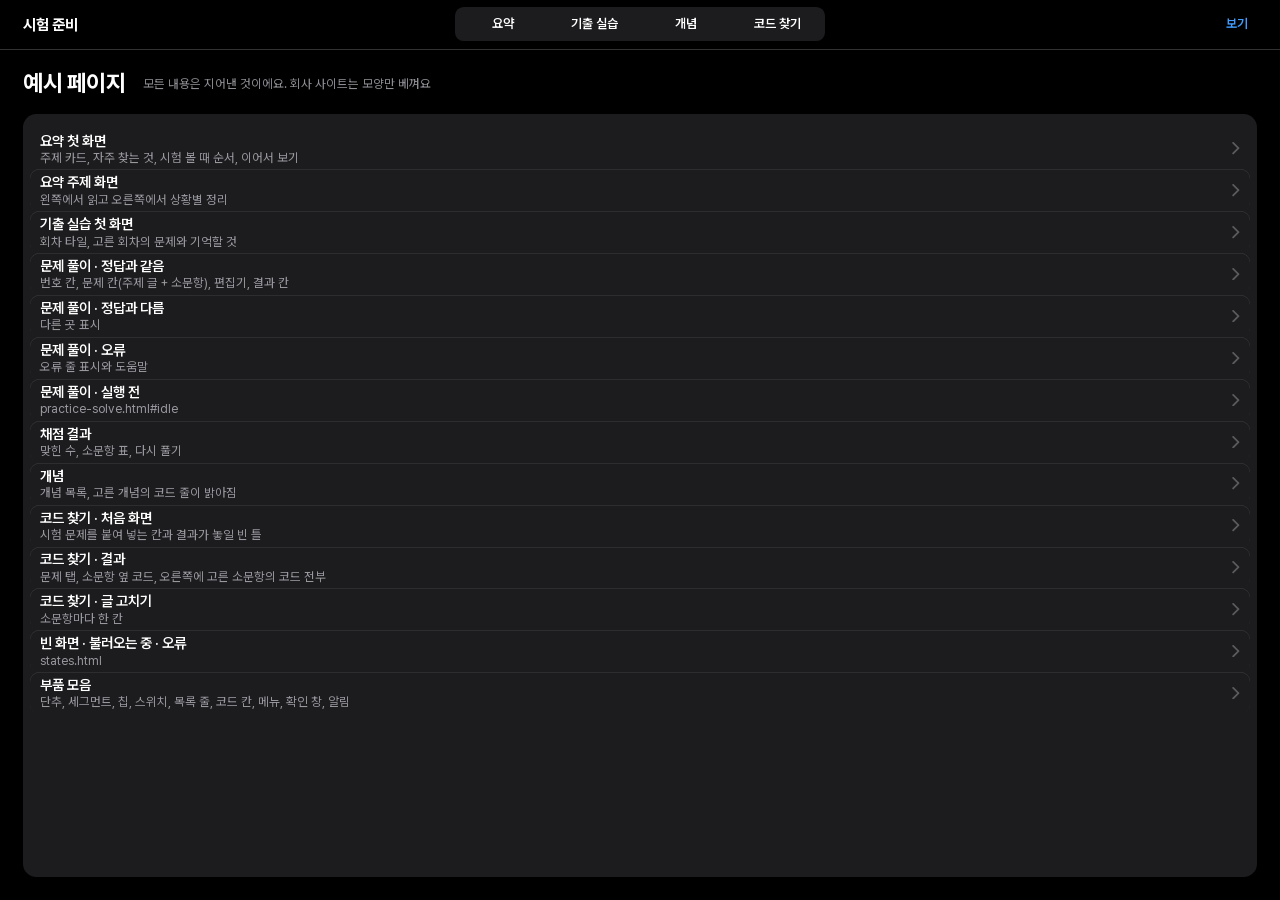
<file: design-kit/pages/index.html>
<!doctype html>
<html lang="ko">
<head>
<meta charset="utf-8">
<meta name="viewport" content="width=device-width, initial-scale=1">
<title>예시 페이지 목록 · 디자인 키트 예시</title>
<link rel="stylesheet" href="../css/design.css">
</head>
<body class="k-body">
<div class="k-app" data-k-fit>
  <header class="k-head">
    <a class="k-brand" href="index.html">시험 준비</a>
    <nav class="k-nav" aria-label="사이트 메뉴">
      <span class="k-thumb" aria-hidden="true"></span>
      <a href="summary-home.html">요약</a>
      <a href="practice-list.html">기출 실습</a>
      <a href="concepts.html">개념</a>
      <a href="codefind.html">코드 찾기</a>
    </nav>
    <div class="k-head-tools">
      <button type="button" class="k-tool" data-k-menu="k-view" aria-expanded="false" aria-haspopup="dialog">보기</button>
      <div class="k-pop k-pop-view" id="k-view" role="dialog" aria-label="보기 설정" hidden>
        <p class="k-cap">화면</p>
        <div class="k-seg"><span class="k-thumb" aria-hidden="true"></span><button type="button" data-k-set-theme="dark">어둡게</button><button type="button" data-k-set-theme="light">밝게</button></div>
        <p class="k-cap">글자 크기</p>
        <div class="k-seg"><span class="k-thumb" aria-hidden="true"></span><button type="button" data-k-set-size="0">작게</button><button type="button" data-k-set-size="1">보통</button><button type="button" data-k-set-size="2">크게</button></div>
      </div>
    </div>
  </header>
  <main class="k-main">
    <div class="k-top"><h1 class="k-title">예시 페이지</h1><span class="k-sub">모든 내용은 지어낸 것이에요. 회사 사이트는 모양만 베껴요</span></div>
    <section class="k-card k-card-list k-scroll" style="flex: 1">
        <a class="k-row" href="summary-home.html"><span>요약 첫 화면<small>주제 카드, 자주 찾는 것, 시험 볼 때 순서, 이어서 보기</small></span><svg class="k-chev" width="8" height="13" viewBox="0 0 8 14" fill="none" stroke="currentColor" stroke-width="2" stroke-linecap="round" stroke-linejoin="round" aria-hidden="true"><path d="m1 1 6 6-6 6"/></svg></a>
        <a class="k-row" href="summary-topic.html"><span>요약 주제 화면<small>왼쪽에서 읽고 오른쪽에서 상황별 정리</small></span><svg class="k-chev" width="8" height="13" viewBox="0 0 8 14" fill="none" stroke="currentColor" stroke-width="2" stroke-linecap="round" stroke-linejoin="round" aria-hidden="true"><path d="m1 1 6 6-6 6"/></svg></a>
        <a class="k-row" href="practice-list.html"><span>기출 실습 첫 화면<small>회차 타일, 고른 회차의 문제와 기억할 것</small></span><svg class="k-chev" width="8" height="13" viewBox="0 0 8 14" fill="none" stroke="currentColor" stroke-width="2" stroke-linecap="round" stroke-linejoin="round" aria-hidden="true"><path d="m1 1 6 6-6 6"/></svg></a>
        <a class="k-row" href="practice-solve.html#ok"><span>문제 풀이 · 정답과 같음<small>번호 칸, 문제 칸(주제 글 + 소문항), 편집기, 결과 칸</small></span><svg class="k-chev" width="8" height="13" viewBox="0 0 8 14" fill="none" stroke="currentColor" stroke-width="2" stroke-linecap="round" stroke-linejoin="round" aria-hidden="true"><path d="m1 1 6 6-6 6"/></svg></a>
        <a class="k-row" href="practice-solve.html#diff"><span>문제 풀이 · 정답과 다름<small>다른 곳 표시</small></span><svg class="k-chev" width="8" height="13" viewBox="0 0 8 14" fill="none" stroke="currentColor" stroke-width="2" stroke-linecap="round" stroke-linejoin="round" aria-hidden="true"><path d="m1 1 6 6-6 6"/></svg></a>
        <a class="k-row" href="practice-solve.html#error"><span>문제 풀이 · 오류<small>오류 줄 표시와 도움말</small></span><svg class="k-chev" width="8" height="13" viewBox="0 0 8 14" fill="none" stroke="currentColor" stroke-width="2" stroke-linecap="round" stroke-linejoin="round" aria-hidden="true"><path d="m1 1 6 6-6 6"/></svg></a>
        <a class="k-row" href="practice-solve.html#idle"><span>문제 풀이 · 실행 전<small>practice-solve.html#idle</small></span><svg class="k-chev" width="8" height="13" viewBox="0 0 8 14" fill="none" stroke="currentColor" stroke-width="2" stroke-linecap="round" stroke-linejoin="round" aria-hidden="true"><path d="m1 1 6 6-6 6"/></svg></a>
        <a class="k-row" href="practice-result.html"><span>채점 결과<small>맞힌 수, 소문항 표, 다시 풀기</small></span><svg class="k-chev" width="8" height="13" viewBox="0 0 8 14" fill="none" stroke="currentColor" stroke-width="2" stroke-linecap="round" stroke-linejoin="round" aria-hidden="true"><path d="m1 1 6 6-6 6"/></svg></a>
        <a class="k-row" href="concepts.html"><span>개념<small>개념 목록, 고른 개념의 코드 줄이 밝아짐</small></span><svg class="k-chev" width="8" height="13" viewBox="0 0 8 14" fill="none" stroke="currentColor" stroke-width="2" stroke-linecap="round" stroke-linejoin="round" aria-hidden="true"><path d="m1 1 6 6-6 6"/></svg></a>
        <a class="k-row" href="codefind.html"><span>코드 찾기 · 처음 화면<small>시험 문제를 붙여 넣는 칸과 결과가 놓일 빈 틀</small></span><svg class="k-chev" width="8" height="13" viewBox="0 0 8 14" fill="none" stroke="currentColor" stroke-width="2" stroke-linecap="round" stroke-linejoin="round" aria-hidden="true"><path d="m1 1 6 6-6 6"/></svg></a>
        <a class="k-row" href="codefind.html#result"><span>코드 찾기 · 결과<small>문제 탭, 소문항 옆 코드, 오른쪽에 고른 소문항의 코드 전부</small></span><svg class="k-chev" width="8" height="13" viewBox="0 0 8 14" fill="none" stroke="currentColor" stroke-width="2" stroke-linecap="round" stroke-linejoin="round" aria-hidden="true"><path d="m1 1 6 6-6 6"/></svg></a>
        <a class="k-row" href="codefind.html#edit"><span>코드 찾기 · 글 고치기<small>소문항마다 한 칸</small></span><svg class="k-chev" width="8" height="13" viewBox="0 0 8 14" fill="none" stroke="currentColor" stroke-width="2" stroke-linecap="round" stroke-linejoin="round" aria-hidden="true"><path d="m1 1 6 6-6 6"/></svg></a>
        <a class="k-row" href="states.html"><span>빈 화면 · 불러오는 중 · 오류<small>states.html</small></span><svg class="k-chev" width="8" height="13" viewBox="0 0 8 14" fill="none" stroke="currentColor" stroke-width="2" stroke-linecap="round" stroke-linejoin="round" aria-hidden="true"><path d="m1 1 6 6-6 6"/></svg></a>
        <a class="k-row" href="parts.html"><span>부품 모음<small>단추, 세그먼트, 칩, 스위치, 목록 줄, 코드 칸, 메뉴, 확인 창, 알림</small></span><svg class="k-chev" width="8" height="13" viewBox="0 0 8 14" fill="none" stroke="currentColor" stroke-width="2" stroke-linecap="round" stroke-linejoin="round" aria-hidden="true"><path d="m1 1 6 6-6 6"/></svg></a>
    </section>
  </main>
</div>
<script src="../js/design.js"></script>
</body>
</html>
</file>
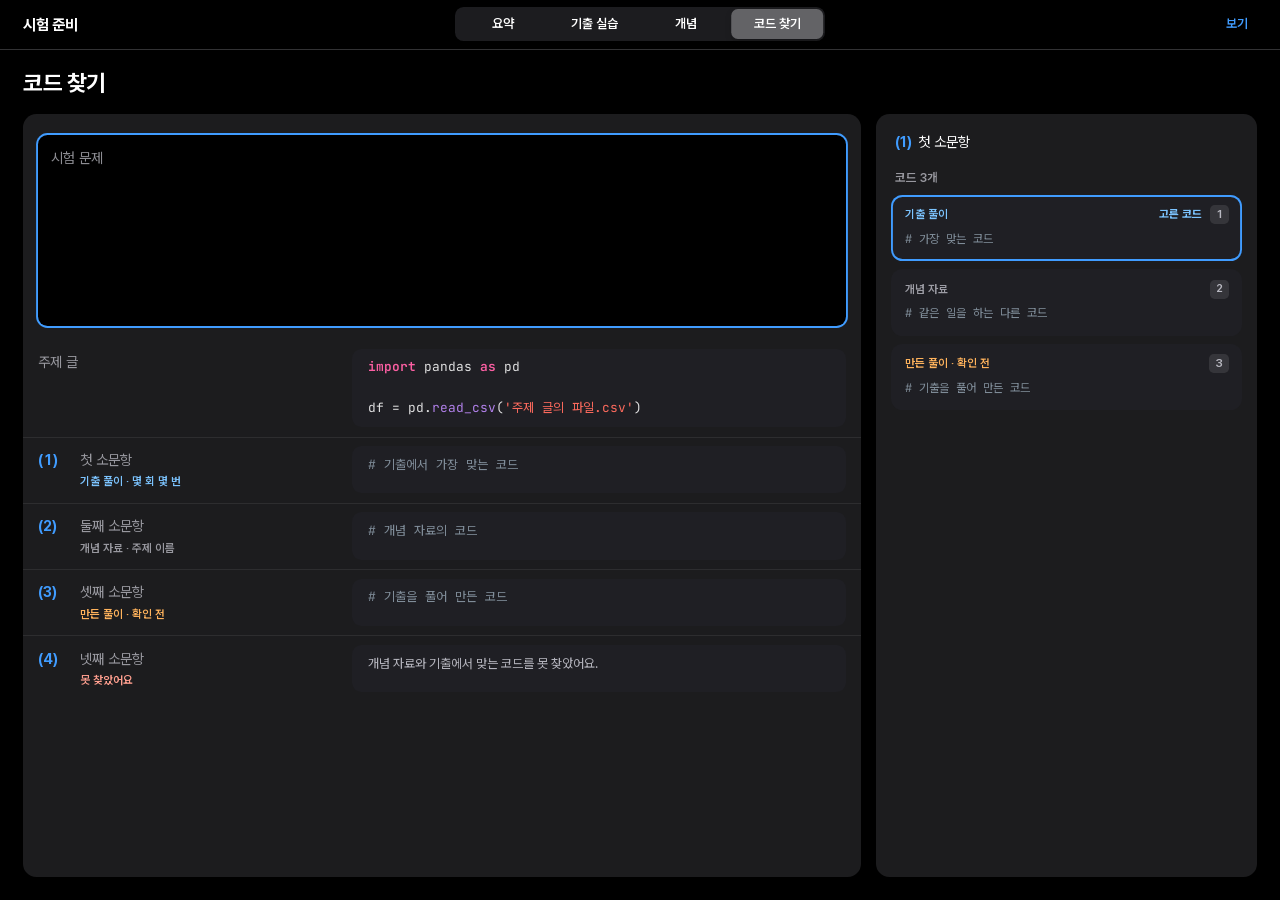
<file: design-kit/pages/codefind.html>
<!doctype html>
<html lang="ko">
<head>
<meta charset="utf-8">
<meta name="viewport" content="width=device-width, initial-scale=1">
<title>코드 찾기 · 디자인 키트 예시</title>
<link rel="stylesheet" href="../css/design.css">
</head>
<body class="k-body">
<div class="k-app" data-k-fit>
  <header class="k-head">
    <a class="k-brand" href="index.html">시험 준비</a>
    <nav class="k-nav" aria-label="사이트 메뉴">
      <span class="k-thumb" aria-hidden="true"></span>
      <a href="summary-home.html">요약</a>
      <a href="practice-list.html">기출 실습</a>
      <a href="concepts.html">개념</a>
      <a href="codefind.html" aria-current="page">코드 찾기</a>
    </nav>
    <div class="k-head-tools">
      <button type="button" class="k-tool" data-k-menu="k-view" aria-expanded="false" aria-haspopup="dialog">보기</button>
      <div class="k-pop k-pop-view" id="k-view" role="dialog" aria-label="보기 설정" hidden>
        <p class="k-cap">화면</p>
        <div class="k-seg"><span class="k-thumb" aria-hidden="true"></span><button type="button" data-k-set-theme="dark">어둡게</button><button type="button" data-k-set-theme="light">밝게</button></div>
        <p class="k-cap">글자 크기</p>
        <div class="k-seg"><span class="k-thumb" aria-hidden="true"></span><button type="button" data-k-set-size="0">작게</button><button type="button" data-k-set-size="1">보통</button><button type="button" data-k-set-size="2">크게</button></div>
      </div>
    </div>
  </header>
  <main class="k-main">
    <div id="cf" style="display: contents"></div>
  </main>
</div>
<script src="../js/design.js"></script>
<script src="codefind-demo.js"></script>
</body>
</html>
</file>
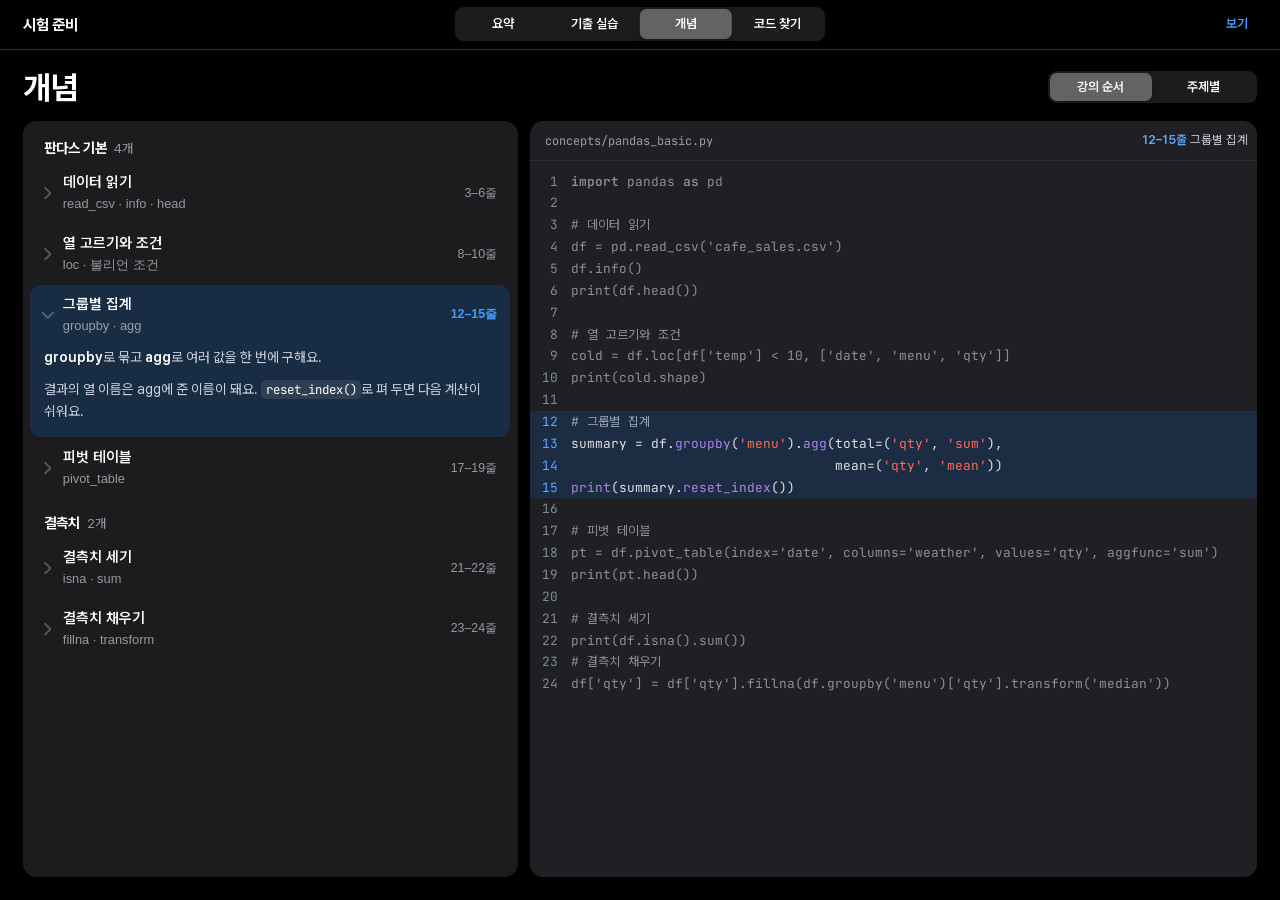
<file: design-kit/pages/concepts.html>
<!doctype html>
<html lang="ko">
<head>
<meta charset="utf-8">
<meta name="viewport" content="width=device-width, initial-scale=1">
<title>개념 · 디자인 키트 예시</title>
<link rel="stylesheet" href="../css/design.css">
</head>
<body class="k-body">
<div class="k-app" data-k-fit>
  <header class="k-head">
    <a class="k-brand" href="index.html">시험 준비</a>
    <nav class="k-nav" aria-label="사이트 메뉴">
      <span class="k-thumb" aria-hidden="true"></span>
      <a href="summary-home.html">요약</a>
      <a href="practice-list.html">기출 실습</a>
      <a href="concepts.html" aria-current="page">개념</a>
      <a href="codefind.html">코드 찾기</a>
    </nav>
    <div class="k-head-tools">
      <button type="button" class="k-tool" data-k-menu="k-view" aria-expanded="false" aria-haspopup="dialog">보기</button>
      <div class="k-pop k-pop-view" id="k-view" role="dialog" aria-label="보기 설정" hidden>
        <p class="k-cap">화면</p>
        <div class="k-seg"><span class="k-thumb" aria-hidden="true"></span><button type="button" data-k-set-theme="dark">어둡게</button><button type="button" data-k-set-theme="light">밝게</button></div>
        <p class="k-cap">글자 크기</p>
        <div class="k-seg"><span class="k-thumb" aria-hidden="true"></span><button type="button" data-k-set-size="0">작게</button><button type="button" data-k-set-size="1">보통</button><button type="button" data-k-set-size="2">크게</button></div>
      </div>
    </div>
  </header>
  <main class="k-main">
    <div class="k-top">
      <h1 class="k-title-l">개념</h1>
      <span class="k-grow"></span>
      <div class="k-seg k-seg-s"><span class="k-thumb" aria-hidden="true"></span><button type="button" aria-pressed="true">강의 순서</button><button type="button" aria-pressed="false">주제별</button></div>
    </div>
    <div class="k-notes">
      <section class="k-concepts" aria-label="개념 목록">
        <div class="k-concepts-b">
          <h2 class="k-group-h">판다스 기본<span>4개</span></h2>
          <div class="k-item" data-lit="3-6"><button type="button" class="k-item-b" aria-expanded="false"><svg class="k-chev" width="8" height="13" viewBox="0 0 8 14" fill="none" stroke="currentColor" stroke-width="2" stroke-linecap="round" stroke-linejoin="round" aria-hidden="true"><path d="m1 1 6 6-6 6"/></svg><span class="k-item-t"><b>데이터 읽기</b><small>read_csv · info · head</small></span><span class="k-item-ref">3–6줄</span></button></div>
          <div class="k-item" data-lit="8-10"><button type="button" class="k-item-b" aria-expanded="false"><svg class="k-chev" width="8" height="13" viewBox="0 0 8 14" fill="none" stroke="currentColor" stroke-width="2" stroke-linecap="round" stroke-linejoin="round" aria-hidden="true"><path d="m1 1 6 6-6 6"/></svg><span class="k-item-t"><b>열 고르기와 조건</b><small>loc · 불리언 조건</small></span><span class="k-item-ref">8–10줄</span></button></div>
          <div class="k-item is-on" data-lit="12-15"><button type="button" class="k-item-b" aria-expanded="true"><svg class="k-chev" width="8" height="13" viewBox="0 0 8 14" fill="none" stroke="currentColor" stroke-width="2" stroke-linecap="round" stroke-linejoin="round" aria-hidden="true"><path d="m1 1 6 6-6 6"/></svg><span class="k-item-t"><b>그룹별 집계</b><small>groupby · agg</small></span><span class="k-item-ref">12–15줄</span></button><div class="k-item-d"><p><b>groupby</b>로 묶고 <b>agg</b>로 여러 값을 한 번에 구해요.</p><p>결과의 열 이름은 agg에 준 이름이 돼요. <code class="k-ic">reset_index()</code>로 펴 두면 다음 계산이 쉬워요.</p></div></div>
          <div class="k-item" data-lit="17-19"><button type="button" class="k-item-b" aria-expanded="false"><svg class="k-chev" width="8" height="13" viewBox="0 0 8 14" fill="none" stroke="currentColor" stroke-width="2" stroke-linecap="round" stroke-linejoin="round" aria-hidden="true"><path d="m1 1 6 6-6 6"/></svg><span class="k-item-t"><b>피벗 테이블</b><small>pivot_table</small></span><span class="k-item-ref">17–19줄</span></button></div>
          <h2 class="k-group-h">결측치<span>2개</span></h2>
          <div class="k-item" data-lit="21-22"><button type="button" class="k-item-b" aria-expanded="false"><svg class="k-chev" width="8" height="13" viewBox="0 0 8 14" fill="none" stroke="currentColor" stroke-width="2" stroke-linecap="round" stroke-linejoin="round" aria-hidden="true"><path d="m1 1 6 6-6 6"/></svg><span class="k-item-t"><b>결측치 세기</b><small>isna · sum</small></span><span class="k-item-ref">21–22줄</span></button></div>
          <div class="k-item" data-lit="23-24"><button type="button" class="k-item-b" aria-expanded="false"><svg class="k-chev" width="8" height="13" viewBox="0 0 8 14" fill="none" stroke="currentColor" stroke-width="2" stroke-linecap="round" stroke-linejoin="round" aria-hidden="true"><path d="m1 1 6 6-6 6"/></svg><span class="k-item-t"><b>결측치 채우기</b><small>fillna · transform</small></span><span class="k-item-ref">23–24줄</span></button></div>
        </div>
      </section>
      <section class="k-code-pane" aria-label="코드">
        <div class="k-code-h"><span class="k-fname">concepts/pandas_basic.py</span><span class="k-code-st"><b id="demo-st">12–15줄</b> <span id="demo-name">그룹별 집계</span></span></div>
        <pre class="k-code k-code-dim" data-k-hl data-k-lines data-k-lit="12-15" id="demo-code">import pandas as pd

# 데이터 읽기
df = pd.read_csv('cafe_sales.csv')
df.info()
print(df.head())

# 열 고르기와 조건
cold = df.loc[df['temp'] &lt; 10, ['date', 'menu', 'qty']]
print(cold.shape)

# 그룹별 집계
summary = df.groupby('menu').agg(total=('qty', 'sum'),
                                 mean=('qty', 'mean'))
print(summary.reset_index())

# 피벗 테이블
pt = df.pivot_table(index='date', columns='weather', values='qty', aggfunc='sum')
print(pt.head())

# 결측치 세기
print(df.isna().sum())
# 결측치 채우기
df['qty'] = df['qty'].fillna(df.groupby('menu')['qty'].transform('median'))</pre>
      </section>
    </div>
  </main>
</div>
<script src="../js/design.js"></script>
<script>
  // 예시 페이지에서만: 개념을 누르면 그 줄이 밝아진다(회사 사이트는 자기 목록에서 data-k-lit만 바꾸면 된다)
  (function () {
    var pre = document.getElementById('demo-code');
    document.querySelectorAll('.k-item').forEach(function (it) {
      it.querySelector('.k-item-b').addEventListener('click', function () {
        document.querySelectorAll('.k-item').forEach(function (x) { x.classList.toggle('is-on', x === it); x.querySelector('.k-item-b').setAttribute('aria-expanded', String(x === it)); });
        pre.setAttribute('data-k-lit', it.getAttribute('data-lit'));
        document.getElementById('demo-st').textContent = it.getAttribute('data-lit').replace('-', '–') + '줄';
        document.getElementById('demo-name').textContent = it.querySelector('b').textContent;
      });
    });
  })();
</script>
</body>
</html>
</file>
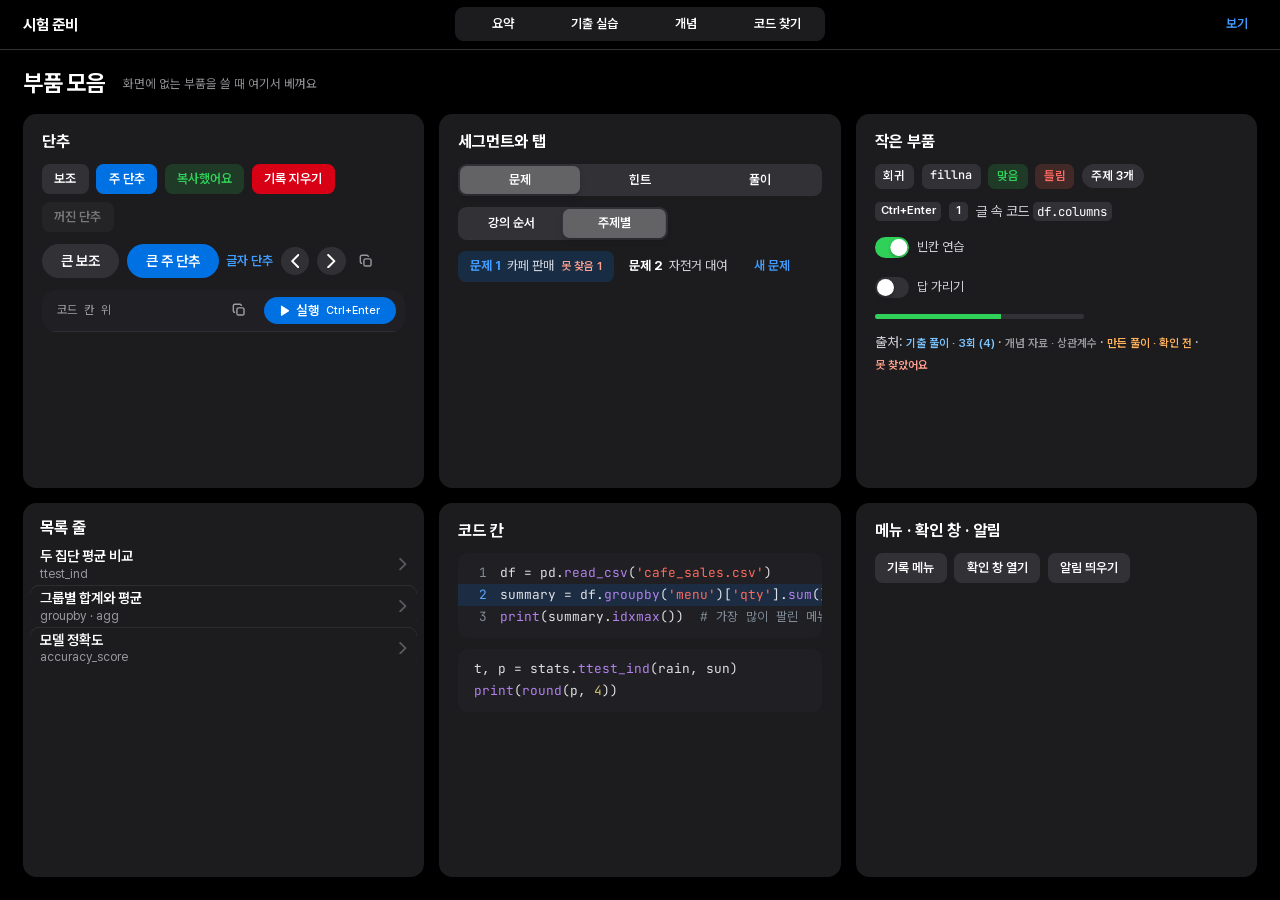
<file: design-kit/pages/parts.html>
<!doctype html>
<html lang="ko">
<head>
<meta charset="utf-8">
<meta name="viewport" content="width=device-width, initial-scale=1">
<title>부품 모음 · 디자인 키트 예시</title>
<link rel="stylesheet" href="../css/design.css">
</head>
<body class="k-body">
<div class="k-app" data-k-fit>
  <header class="k-head">
    <a class="k-brand" href="index.html">시험 준비</a>
    <nav class="k-nav" aria-label="사이트 메뉴">
      <span class="k-thumb" aria-hidden="true"></span>
      <a href="summary-home.html">요약</a>
      <a href="practice-list.html">기출 실습</a>
      <a href="concepts.html">개념</a>
      <a href="codefind.html">코드 찾기</a>
    </nav>
    <div class="k-head-tools">
      <button type="button" class="k-tool" data-k-menu="k-view" aria-expanded="false" aria-haspopup="dialog">보기</button>
      <div class="k-pop k-pop-view" id="k-view" role="dialog" aria-label="보기 설정" hidden>
        <p class="k-cap">화면</p>
        <div class="k-seg"><span class="k-thumb" aria-hidden="true"></span><button type="button" data-k-set-theme="dark">어둡게</button><button type="button" data-k-set-theme="light">밝게</button></div>
        <p class="k-cap">글자 크기</p>
        <div class="k-seg"><span class="k-thumb" aria-hidden="true"></span><button type="button" data-k-set-size="0">작게</button><button type="button" data-k-set-size="1">보통</button><button type="button" data-k-set-size="2">크게</button></div>
      </div>
    </div>
  </header>
  <main class="k-main">
    <div class="k-top"><h1 class="k-title">부품 모음</h1><span class="k-sub">화면에 없는 부품을 쓸 때 여기서 베껴요</span></div>
    <div class="k-grid3">
      <section class="k-card k-card-pad">
        <h2 class="k-h2">단추</h2>
        <div class="k-wrap">
          <button type="button" class="k-btn">보조</button><button type="button" class="k-btn k-btn-primary">주 단추</button><button type="button" class="k-btn k-btn-done">복사했어요</button>
          <button type="button" class="k-btn k-btn-bad">기록 지우기</button><button type="button" class="k-btn" disabled>꺼진 단추</button>
        </div>
        <div class="k-wrap">
          <a class="k-btn k-btn-big" href="#">큰 보조</a><a class="k-btn k-btn-primary k-btn-big" href="#">큰 주 단추</a>
          <button type="button" class="k-link">글자 단추</button>
          <button type="button" class="k-circ" aria-label="앞"><svg width="9" height="15" viewBox="0 0 8 14" fill="none" stroke="currentColor" stroke-width="2" stroke-linecap="round" stroke-linejoin="round" aria-hidden="true"><path d="M7 1 1 7l6 6"/></svg></button><button type="button" class="k-circ" aria-label="다음"><svg width="9" height="15" viewBox="0 0 8 14" fill="none" stroke="currentColor" stroke-width="2" stroke-linecap="round" stroke-linejoin="round" aria-hidden="true"><path d="m1 1 6 6-6 6"/></svg></button>
          <button type="button" class="k-icon" aria-label="복사"><svg viewBox="0 0 16 16" fill="none" stroke="currentColor" stroke-width="1.6" stroke-linejoin="round" aria-hidden="true"><rect x="5.5" y="5.5" width="8" height="8" rx="1.8"/><path d="M10.5 3.5v-.3A1.7 1.7 0 0 0 8.8 1.5H3.2A1.7 1.7 0 0 0 1.5 3.2v5.6a1.7 1.7 0 0 0 1.7 1.7h.3"/></svg></button>
        </div>
        <div class="k-code-pane"><div class="k-code-h"><span class="k-fname">코드 칸 위</span><span class="k-grow"></span><button type="button" class="k-icon k-icon-code" aria-label="복사"><svg viewBox="0 0 16 16" fill="none" stroke="currentColor" stroke-width="1.6" stroke-linejoin="round" aria-hidden="true"><rect x="5.5" y="5.5" width="8" height="8" rx="1.8"/><path d="M10.5 3.5v-.3A1.7 1.7 0 0 0 8.8 1.5H3.2A1.7 1.7 0 0 0 1.5 3.2v5.6a1.7 1.7 0 0 0 1.7 1.7h.3"/></svg></button><button type="button" class="k-run"><svg width="10" height="12" viewBox="0 0 10 12" fill="currentColor" aria-hidden="true"><path d="M1 1.2v9.6a.6.6 0 0 0 .9.5l7.6-4.8a.6.6 0 0 0 0-1L1.9.7a.6.6 0 0 0-.9.5z"/></svg>실행 <kbd>Ctrl+Enter</kbd></button></div></div>
      </section>
      <section class="k-card k-card-pad">
        <h2 class="k-h2">세그먼트와 탭</h2>
        <div class="k-seg"><span class="k-thumb" aria-hidden="true"></span><button type="button" aria-pressed="true">문제</button><button type="button" aria-pressed="false">힌트</button><button type="button" aria-pressed="false">풀이</button></div>
        <div class="k-seg k-seg-s"><span class="k-thumb" aria-hidden="true"></span><button type="button" aria-pressed="false">강의 순서</button><button type="button" aria-pressed="true">주제별</button></div>
        <div class="k-ptabs k-ptabs-free" role="tablist"><button type="button" role="tab" class="k-ptab" aria-selected="true"><b>문제 1</b>카페 판매<small>못 찾음 1</small></button><button type="button" role="tab" class="k-ptab" aria-selected="false"><b>문제 2</b>자전거 대여</button><button type="button" class="k-ptab k-ptab-new">새 문제</button></div>
      </section>
      <section class="k-card k-card-pad">
        <h2 class="k-h2">작은 부품</h2>
        <div class="k-wrap"><span class="k-chip">회귀</span><span class="k-chip k-chip-code">fillna</span><span class="k-chip" data-state="done">맞음</span><span class="k-chip" data-state="wrong">틀림</span><span class="k-pill">주제 3개</span></div>
        <div class="k-wrap"><span class="k-kbd">Ctrl+Enter</span><span class="k-kbd">1</span><span class="k-text">글 속 코드 <code class="k-ic">df.columns</code></span></div>
        <label class="k-switch"><input type="checkbox" checked> 빈칸 연습</label>
        <label class="k-switch"><input type="checkbox"> 답 가리기</label>
        <div class="k-bar" style="width: 220px"><i style="width: 60%"></i></div>
        <p class="k-text" style="margin: 0">출처: <span class="k-src is-past">기출 풀이 · 3회 (4)</span> · <span class="k-src is-note">개념 자료 · 상관계수</span> · <span class="k-src is-made">만든 풀이 · 확인 전</span> · <span class="k-src is-miss">못 찾았어요</span></p>
      </section>
      <section class="k-card k-card-list">
        <h2 class="k-h2">목록 줄</h2>
        <a class="k-row" href="#"><span>두 집단 평균 비교<small>ttest_ind</small></span><svg class="k-chev" width="8" height="13" viewBox="0 0 8 14" fill="none" stroke="currentColor" stroke-width="2" stroke-linecap="round" stroke-linejoin="round" aria-hidden="true"><path d="m1 1 6 6-6 6"/></svg></a>
        <a class="k-row" href="#"><span>그룹별 합계와 평균<small>groupby · agg</small></span><svg class="k-chev" width="8" height="13" viewBox="0 0 8 14" fill="none" stroke="currentColor" stroke-width="2" stroke-linecap="round" stroke-linejoin="round" aria-hidden="true"><path d="m1 1 6 6-6 6"/></svg></a>
        <a class="k-row" href="#"><span>모델 정확도<small>accuracy_score</small></span><svg class="k-chev" width="8" height="13" viewBox="0 0 8 14" fill="none" stroke="currentColor" stroke-width="2" stroke-linecap="round" stroke-linejoin="round" aria-hidden="true"><path d="m1 1 6 6-6 6"/></svg></a>
      </section>
      <section class="k-card k-card-pad">
        <h2 class="k-h2">코드 칸</h2>
        <pre class="k-code" data-k-hl data-k-lines data-k-lit="2">df = pd.read_csv('cafe_sales.csv')
summary = df.groupby('menu')['qty'].sum()
print(summary.idxmax())  # 가장 많이 팔린 메뉴</pre>
        <pre class="k-code" data-k-hl>t, p = stats.ttest_ind(rain, sun)
print(round(p, 4))</pre>
      </section>
      <section class="k-card k-card-pad">
        <h2 class="k-h2">메뉴 · 확인 창 · 알림</h2>
        <div class="k-wrap" style="position: relative">
          <button type="button" class="k-btn" data-k-menu="demo-menu" aria-expanded="false" aria-haspopup="menu">기록 메뉴</button>
          <div class="k-pop k-pop-left k-pop-menu" id="demo-menu" role="menu" hidden>
            <button type="button" class="k-pop-row" role="menuitem">기록 내보내기</button><button type="button" class="k-pop-row" role="menuitem">기록 가져오기</button>
            <div class="k-pop-sep"></div><button type="button" class="k-pop-row k-bad" role="menuitem">기록 지우기</button>
          </div>
          <button type="button" class="k-btn" id="demo-open">확인 창 열기</button>
          <button type="button" class="k-btn" onclick="kDesign.toast('초안 전체를 복사했어요')">알림 띄우기</button>
        </div>
        <dialog class="k-dialog" id="demo-dialog" aria-labelledby="demo-dialog-h">
          <h2 id="demo-dialog-h">기록을 지울까요?</h2>
          <p>푼 문제와 표시가 모두 지워져요. 지운 기록은 되돌릴 수 없어요.</p>
          <div class="k-dialog-acts"><span class="k-grow"></span><button type="button" class="k-btn" onclick="this.closest('dialog').close()">그대로 두기</button><button type="button" class="k-btn k-btn-bad" onclick="this.closest('dialog').close()">지우기</button></div>
        </dialog>
      </section>
    </div>
  </main>
</div>
<script src="../js/design.js"></script>
<script>
  document.getElementById('demo-open').addEventListener('click', function () { document.getElementById('demo-dialog').showModal(); });
</script>
</body>
</html>
</file>
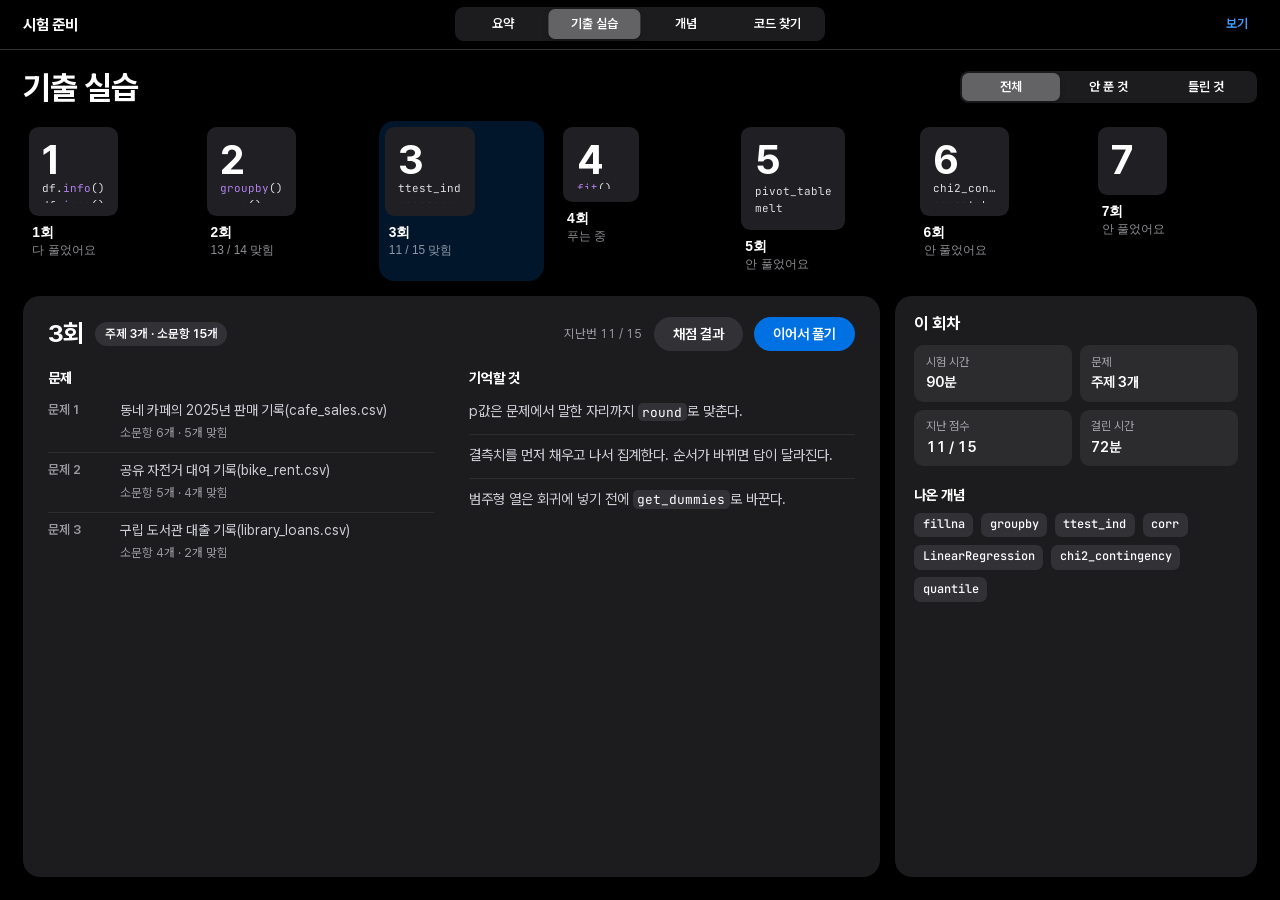
<file: design-kit/pages/practice-list.html>
<!doctype html>
<html lang="ko">
<head>
<meta charset="utf-8">
<meta name="viewport" content="width=device-width, initial-scale=1">
<title>기출 실습 첫 화면 · 디자인 키트 예시</title>
<link rel="stylesheet" href="../css/design.css">
</head>
<body class="k-body">
<div class="k-app" data-k-fit>
  <header class="k-head">
    <a class="k-brand" href="index.html">시험 준비</a>
    <nav class="k-nav" aria-label="사이트 메뉴">
      <span class="k-thumb" aria-hidden="true"></span>
      <a href="summary-home.html">요약</a>
      <a href="practice-list.html" aria-current="page">기출 실습</a>
      <a href="concepts.html">개념</a>
      <a href="codefind.html">코드 찾기</a>
    </nav>
    <div class="k-head-tools">
      <button type="button" class="k-tool" data-k-menu="k-view" aria-expanded="false" aria-haspopup="dialog">보기</button>
      <div class="k-pop k-pop-view" id="k-view" role="dialog" aria-label="보기 설정" hidden>
        <p class="k-cap">화면</p>
        <div class="k-seg"><span class="k-thumb" aria-hidden="true"></span><button type="button" data-k-set-theme="dark">어둡게</button><button type="button" data-k-set-theme="light">밝게</button></div>
        <p class="k-cap">글자 크기</p>
        <div class="k-seg"><span class="k-thumb" aria-hidden="true"></span><button type="button" data-k-set-size="0">작게</button><button type="button" data-k-set-size="1">보통</button><button type="button" data-k-set-size="2">크게</button></div>
      </div>
    </div>
  </header>
  <main class="k-main">
    <div class="k-top">
      <h1 class="k-title-l">기출 실습</h1>
      <span class="k-grow"></span>
      <div class="k-seg k-seg-m"><span class="k-thumb" aria-hidden="true"></span><button type="button" aria-pressed="true">전체</button><button type="button" aria-pressed="false">안 푼 것</button><button type="button" aria-pressed="false">틀린 것</button></div>
    </div>
    <section aria-label="회차">
      <div class="k-tiles">
        <button type="button" class="k-tile" aria-pressed="false"><span class="k-tile-art"><b>1</b><pre class="k-art" data-k-hl>df.info()
df.isna()</pre></span><span class="k-tile-t"><b>1회</b><small>다 풀었어요</small></span></button>
        <button type="button" class="k-tile" aria-pressed="false"><span class="k-tile-art"><b>2</b><pre class="k-art" data-k-hl>groupby()
.agg()</pre></span><span class="k-tile-t"><b>2회</b><small>13 / 14 맞힘</small></span></button>
        <button type="button" class="k-tile" aria-pressed="true"><span class="k-tile-art"><b>3</b><pre class="k-art" data-k-hl>ttest_ind
pearsonr</pre></span><span class="k-tile-t"><b>3회</b><small>11 / 15 맞힘</small></span></button>
        <button type="button" class="k-tile" aria-pressed="false"><span class="k-tile-art"><b>4</b><pre class="k-art" data-k-hl>fit()
score()</pre></span><span class="k-tile-t"><b>4회</b><small>푸는 중</small></span></button>
        <button type="button" class="k-tile" aria-pressed="false"><span class="k-tile-art"><b>5</b><pre class="k-art" data-k-hl>pivot_table
melt</pre></span><span class="k-tile-t"><b>5회</b><small>안 풀었어요</small></span></button>
        <button type="button" class="k-tile" aria-pressed="false"><span class="k-tile-art"><b>6</b><pre class="k-art" data-k-hl>chi2_con…
crosstab</pre></span><span class="k-tile-t"><b>6회</b><small>안 풀었어요</small></span></button>
        <button type="button" class="k-tile" aria-pressed="false"><span class="k-tile-art"><b>7</b><pre class="k-art" data-k-hl>KMeans
scaler</pre></span><span class="k-tile-t"><b>7회</b><small>안 풀었어요</small></span></button>
      </div>
    </section>
    <div class="k-two">
      <section class="k-panel">
        <div class="k-panel-h">
          <h2>3회</h2><span class="k-pill">주제 3개 · 소문항 15개</span>
          <span class="k-grow"></span>
          <span class="k-sub k-num">지난번 11 / 15</span>
          <a class="k-btn k-btn-big" href="practice-result.html">채점 결과</a>
          <a class="k-btn k-btn-primary k-btn-big" href="practice-solve.html">이어서 풀기</a>
        </div>
        <div class="k-panel-b">
          <div><h3 class="k-h3">문제</h3><ol class="k-items">
          <li><span class="k-items-l">문제 1</span><span class="k-items-t">동네 카페의 2025년 판매 기록(cafe_sales.csv)<br><span class="k-sub">소문항 6개 · 5개 맞힘</span></span></li>
          <li><span class="k-items-l">문제 2</span><span class="k-items-t">공유 자전거 대여 기록(bike_rent.csv)<br><span class="k-sub">소문항 5개 · 4개 맞힘</span></span></li>
          <li><span class="k-items-l">문제 3</span><span class="k-items-t">구립 도서관 대출 기록(library_loans.csv)<br><span class="k-sub">소문항 4개 · 2개 맞힘</span></span></li>
          </ol></div>
          <div><h3 class="k-h3">기억할 것</h3><ul class="k-memo">
            <li>p값은 문제에서 말한 자리까지 <code class="k-ic">round</code>로 맞춘다.</li>
            <li>결측치를 먼저 채우고 나서 집계한다. 순서가 바뀌면 답이 달라진다.</li>
            <li>범주형 열은 회귀에 넣기 전에 <code class="k-ic">get_dummies</code>로 바꾼다.</li>
          </ul></div>
        </div>
      </section>
      <section class="k-panel k-panel-s">
        <h2 class="k-h2">이 회차</h2>
        <div class="k-facts">
          <div><small>시험 시간</small><b>90분</b></div>
          <div><small>문제</small><b>주제 3개</b></div>
          <div><small>지난 점수</small><b class="k-num">11 / 15</b></div>
          <div><small>걸린 시간</small><b class="k-num">72분</b></div>
        </div>
        <h3 class="k-h3">나온 개념</h3>
        <div class="k-wrap"><span class="k-chip k-chip-code">fillna</span><span class="k-chip k-chip-code">groupby</span><span class="k-chip k-chip-code">ttest_ind</span><span class="k-chip k-chip-code">corr</span><span class="k-chip k-chip-code">LinearRegression</span><span class="k-chip k-chip-code">chi2_contingency</span><span class="k-chip k-chip-code">quantile</span></div>
      </section>
    </div>
  </main>
</div>
<script src="../js/design.js"></script>
</body>
</html>
</file>
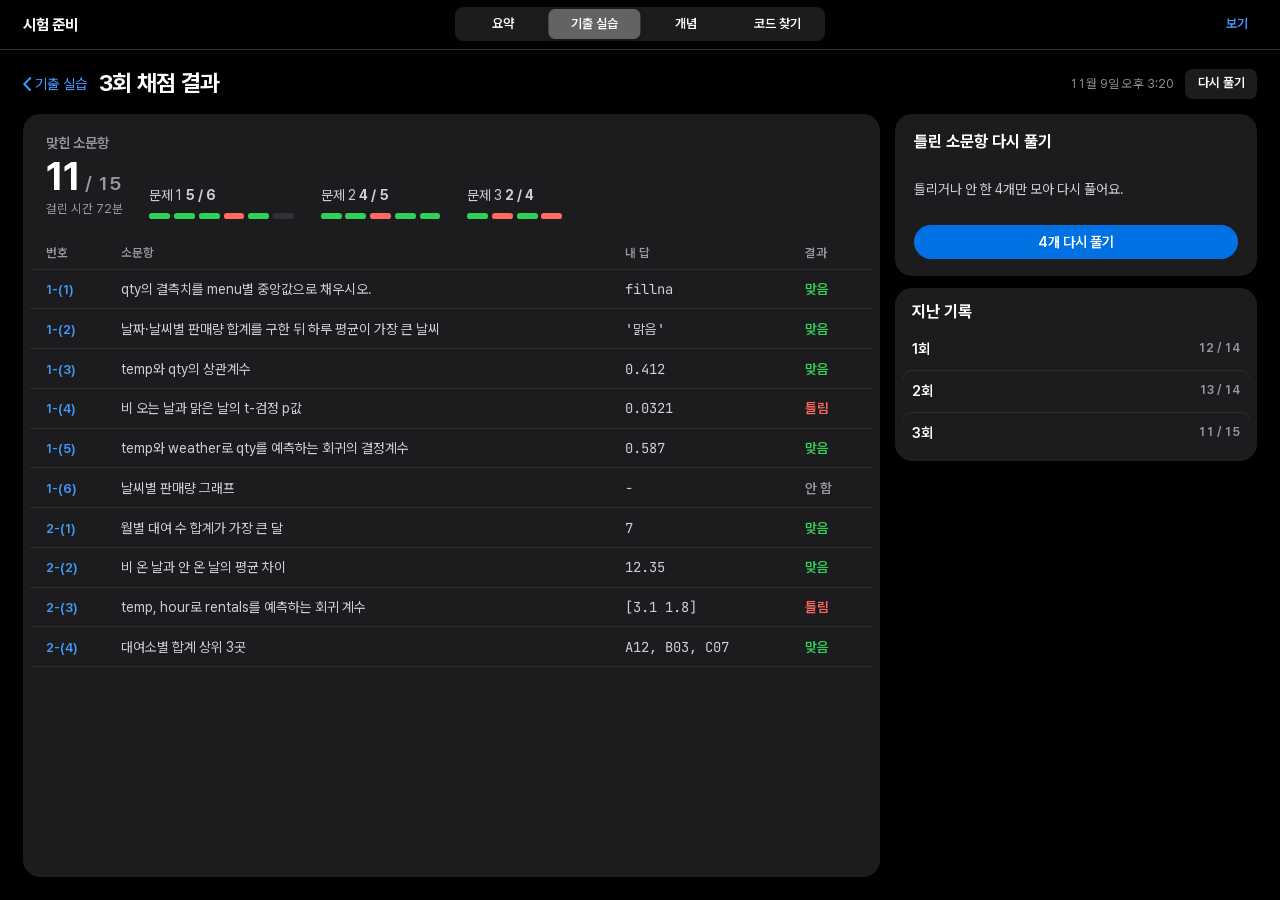
<file: design-kit/pages/practice-result.html>
<!doctype html>
<html lang="ko">
<head>
<meta charset="utf-8">
<meta name="viewport" content="width=device-width, initial-scale=1">
<title>채점 결과 · 디자인 키트 예시</title>
<link rel="stylesheet" href="../css/design.css">
</head>
<body class="k-body">
<div class="k-app" data-k-fit>
  <header class="k-head">
    <a class="k-brand" href="index.html">시험 준비</a>
    <nav class="k-nav" aria-label="사이트 메뉴">
      <span class="k-thumb" aria-hidden="true"></span>
      <a href="summary-home.html">요약</a>
      <a href="practice-list.html" aria-current="page">기출 실습</a>
      <a href="concepts.html">개념</a>
      <a href="codefind.html">코드 찾기</a>
    </nav>
    <div class="k-head-tools">
      <button type="button" class="k-tool" data-k-menu="k-view" aria-expanded="false" aria-haspopup="dialog">보기</button>
      <div class="k-pop k-pop-view" id="k-view" role="dialog" aria-label="보기 설정" hidden>
        <p class="k-cap">화면</p>
        <div class="k-seg"><span class="k-thumb" aria-hidden="true"></span><button type="button" data-k-set-theme="dark">어둡게</button><button type="button" data-k-set-theme="light">밝게</button></div>
        <p class="k-cap">글자 크기</p>
        <div class="k-seg"><span class="k-thumb" aria-hidden="true"></span><button type="button" data-k-set-size="0">작게</button><button type="button" data-k-set-size="1">보통</button><button type="button" data-k-set-size="2">크게</button></div>
      </div>
    </div>
  </header>
  <main class="k-main">
    <div class="k-top">
      <a class="k-back" href="practice-list.html"><svg width="9" height="15" viewBox="0 0 8 14" fill="none" stroke="currentColor" stroke-width="2" stroke-linecap="round" stroke-linejoin="round" aria-hidden="true"><path d="M7 1 1 7l6 6"/></svg>기출 실습</a>
      <h1 class="k-title">3회 채점 결과</h1>
      <span class="k-grow"></span>
      <span class="k-sub k-num">11월 9일 오후 3:20</span>
      <a class="k-btn" href="practice-solve.html">다시 풀기</a>
    </div>
    <div class="k-two">
      <section class="k-card-l k-result-main">
        <div class="k-score">
          <div class="k-score-total"><h2>맞힌 소문항</h2><p><b>11</b><span> / 15</span></p><span class="k-sub">걸린 시간 72분</span></div>
          <div><span class="k-text">문제 1 <b class="k-num">5 / 6</b></span><div class="k-segbar"><i class="is-ok"></i><i class="is-ok"></i><i class="is-ok"></i><i class="is-bad"></i><i class="is-ok"></i><i></i></div></div>
          <div><span class="k-text">문제 2 <b class="k-num">4 / 5</b></span><div class="k-segbar"><i class="is-ok"></i><i class="is-ok"></i><i class="is-bad"></i><i class="is-ok"></i><i class="is-ok"></i></div></div>
          <div><span class="k-text">문제 3 <b class="k-num">2 / 4</b></span><div class="k-segbar"><i class="is-ok"></i><i class="is-bad"></i><i class="is-ok"></i><i class="is-bad"></i></div></div>
        </div>
        <div class="k-table-wrap">
          <table class="k-table">
            <thead><tr><th>번호</th><th>소문항</th><th>내 답</th><th>결과</th></tr></thead>
            <tbody>
              <tr><td><a class="k-link" href="practice-solve.html">1-(1)</a></td><td>qty의 결측치를 menu별 중앙값으로 채우시오.</td><td><code class="k-mono">fillna</code></td><td><span class="k-res is-ok">맞음</span></td></tr>
              <tr><td><a class="k-link" href="practice-solve.html">1-(2)</a></td><td>날짜·날씨별 판매량 합계를 구한 뒤 하루 평균이 가장 큰 날씨</td><td><code class="k-mono">'맑음'</code></td><td><span class="k-res is-ok">맞음</span></td></tr>
              <tr><td><a class="k-link" href="practice-solve.html">1-(3)</a></td><td>temp와 qty의 상관계수</td><td><code class="k-mono">0.412</code></td><td><span class="k-res is-ok">맞음</span></td></tr>
              <tr><td><a class="k-link" href="practice-solve.html">1-(4)</a></td><td>비 오는 날과 맑은 날의 t-검정 p값</td><td><code class="k-mono">0.0321</code></td><td><span class="k-res is-bad">틀림</span></td></tr>
              <tr><td><a class="k-link" href="practice-solve.html">1-(5)</a></td><td>temp와 weather로 qty를 예측하는 회귀의 결정계수</td><td><code class="k-mono">0.587</code></td><td><span class="k-res is-ok">맞음</span></td></tr>
              <tr><td><a class="k-link" href="practice-solve.html">1-(6)</a></td><td>날씨별 판매량 그래프</td><td><code class="k-mono">-</code></td><td><span class="k-res is-none">안 함</span></td></tr>
              <tr><td><a class="k-link" href="practice-solve.html">2-(1)</a></td><td>월별 대여 수 합계가 가장 큰 달</td><td><code class="k-mono">7</code></td><td><span class="k-res is-ok">맞음</span></td></tr>
              <tr><td><a class="k-link" href="practice-solve.html">2-(2)</a></td><td>비 온 날과 안 온 날의 평균 차이</td><td><code class="k-mono">12.35</code></td><td><span class="k-res is-ok">맞음</span></td></tr>
              <tr><td><a class="k-link" href="practice-solve.html">2-(3)</a></td><td>temp, hour로 rentals를 예측하는 회귀 계수</td><td><code class="k-mono">[3.1 1.8]</code></td><td><span class="k-res is-bad">틀림</span></td></tr>
              <tr><td><a class="k-link" href="practice-solve.html">2-(4)</a></td><td>대여소별 합계 상위 3곳</td><td><code class="k-mono">A12, B03, C07</code></td><td><span class="k-res is-ok">맞음</span></td></tr>
            </tbody>
          </table>
        </div>
      </section>
      <div class="k-col">
        <section class="k-card-l k-card-pad">
          <h2 class="k-h2">틀린 소문항 다시 풀기</h2>
          <p class="k-text">틀리거나 안 한 4개만 모아 다시 풀어요.</p>
          <a class="k-btn k-btn-primary k-btn-big" href="practice-solve.html">4개 다시 풀기</a>
        </section>
        <section class="k-card-l k-card-list">
          <h2 class="k-h2">지난 기록</h2>
          <a class="k-row" href="#"><span>1회</span><span class="k-sub k-num k-push">12 / 14</span></a>
          <a class="k-row" href="#"><span>2회</span><span class="k-sub k-num k-push">13 / 14</span></a>
          <a class="k-row" href="#"><span>3회</span><span class="k-sub k-num k-push">11 / 15</span></a>
        </section>
      </div>
    </div>
  </main>
</div>
<script src="../js/design.js"></script>
</body>
</html>
</file>
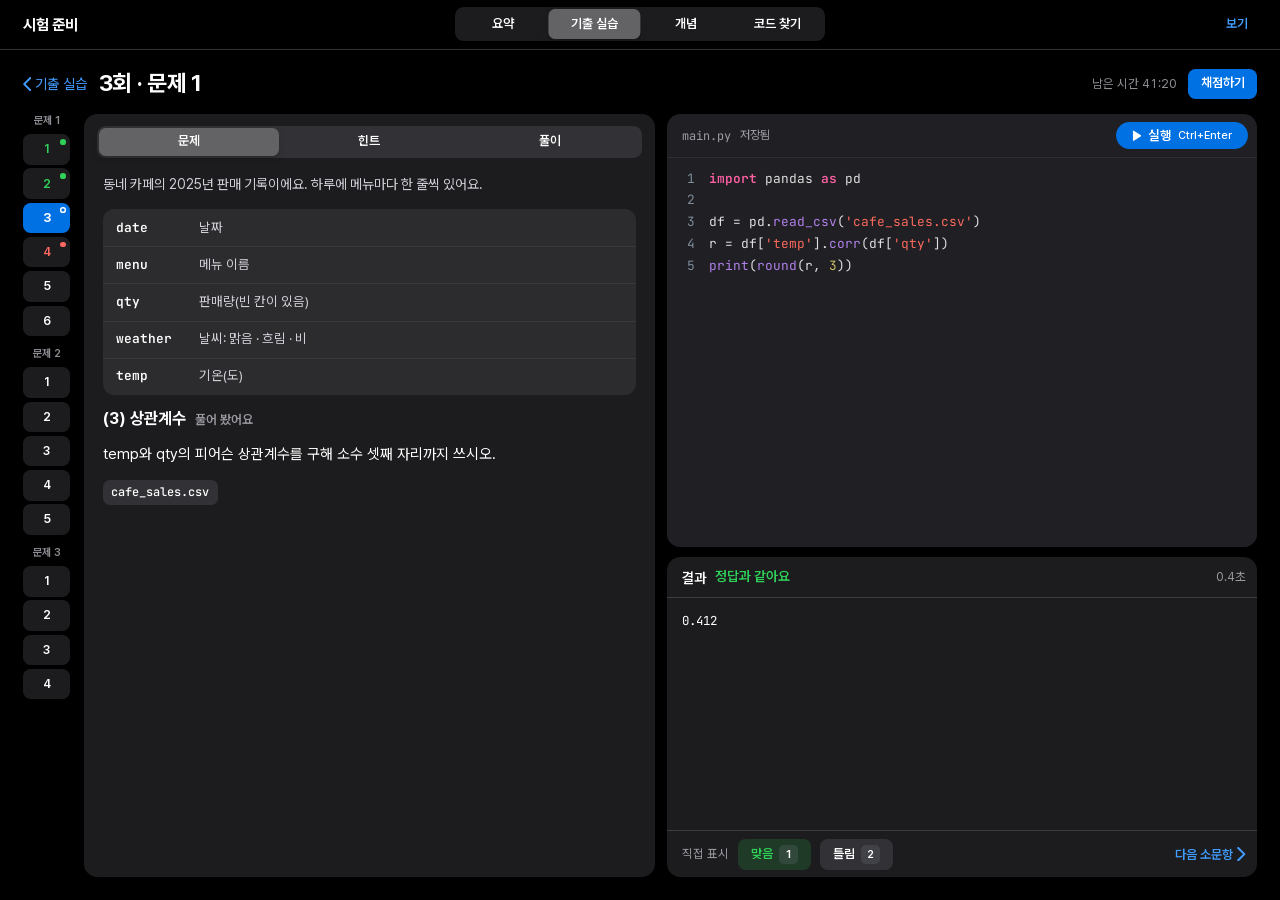
<file: design-kit/pages/practice-solve.html>
<!doctype html>
<html lang="ko">
<head>
<meta charset="utf-8">
<meta name="viewport" content="width=device-width, initial-scale=1">
<title>문제 풀이 · 디자인 키트 예시</title>
<link rel="stylesheet" href="../css/design.css">
</head>
<body class="k-body">
<div class="k-app" data-k-fit>
  <header class="k-head">
    <a class="k-brand" href="index.html">시험 준비</a>
    <nav class="k-nav" aria-label="사이트 메뉴">
      <span class="k-thumb" aria-hidden="true"></span>
      <a href="summary-home.html">요약</a>
      <a href="practice-list.html" aria-current="page">기출 실습</a>
      <a href="concepts.html">개념</a>
      <a href="codefind.html">코드 찾기</a>
    </nav>
    <div class="k-head-tools">
      <button type="button" class="k-tool" data-k-menu="k-view" aria-expanded="false" aria-haspopup="dialog">보기</button>
      <div class="k-pop k-pop-view" id="k-view" role="dialog" aria-label="보기 설정" hidden>
        <p class="k-cap">화면</p>
        <div class="k-seg"><span class="k-thumb" aria-hidden="true"></span><button type="button" data-k-set-theme="dark">어둡게</button><button type="button" data-k-set-theme="light">밝게</button></div>
        <p class="k-cap">글자 크기</p>
        <div class="k-seg"><span class="k-thumb" aria-hidden="true"></span><button type="button" data-k-set-size="0">작게</button><button type="button" data-k-set-size="1">보통</button><button type="button" data-k-set-size="2">크게</button></div>
      </div>
    </div>
  </header>
  <main class="k-main">
    <div class="k-top">
      <a class="k-back" href="practice-list.html"><svg width="9" height="15" viewBox="0 0 8 14" fill="none" stroke="currentColor" stroke-width="2" stroke-linecap="round" stroke-linejoin="round" aria-hidden="true"><path d="M7 1 1 7l6 6"/></svg>기출 실습</a>
      <h1 class="k-title">3회 · 문제 1</h1>
      <span class="k-grow"></span>
      <span class="k-sub k-num">남은 시간 41:20</span>
      <a class="k-btn k-btn-primary" href="practice-result.html">채점하기</a>
    </div>
    <div class="k-solve">
      <nav class="k-rail" aria-label="소문항">
        <p class="k-rail-sect">문제 1</p>
        <button type="button" class="k-rail-item" data-state="done" aria-label="문제 1의 (1)">1</button>
        <button type="button" class="k-rail-item" data-state="done" aria-label="문제 1의 (2)">2</button>
        <button type="button" class="k-rail-item" data-state="tried" aria-current="step" aria-label="문제 1의 (3)">3</button>
        <button type="button" class="k-rail-item" data-state="wrong" aria-label="문제 1의 (4)">4</button>
        <button type="button" class="k-rail-item" aria-label="문제 1의 (5)">5</button>
        <button type="button" class="k-rail-item" aria-label="문제 1의 (6)">6</button>
        <p class="k-rail-sect">문제 2</p>
        <button type="button" class="k-rail-item" aria-label="문제 2의 (1)">1</button>
        <button type="button" class="k-rail-item" aria-label="문제 2의 (2)">2</button>
        <button type="button" class="k-rail-item" aria-label="문제 2의 (3)">3</button>
        <button type="button" class="k-rail-item" aria-label="문제 2의 (4)">4</button>
        <button type="button" class="k-rail-item" aria-label="문제 2의 (5)">5</button>
        <p class="k-rail-sect">문제 3</p>
        <button type="button" class="k-rail-item" aria-label="문제 3의 (1)">1</button>
        <button type="button" class="k-rail-item" aria-label="문제 3의 (2)">2</button>
        <button type="button" class="k-rail-item" aria-label="문제 3의 (3)">3</button>
        <button type="button" class="k-rail-item" aria-label="문제 3의 (4)">4</button>
      </nav>
      <section class="k-pane" aria-label="문제">
        <div class="k-pane-top"><div class="k-seg"><span class="k-thumb" aria-hidden="true"></span><button type="button" aria-pressed="true">문제</button><button type="button" aria-pressed="false">힌트</button><button type="button" aria-pressed="false">풀이</button></div></div>
        <div class="k-pane-body">
          <p class="k-theme-text">동네 카페의 2025년 판매 기록이에요. 하루에 메뉴마다 한 줄씩 있어요.</p>
          <dl class="k-theme">
            <dt>date</dt><dd>날짜</dd><dt>menu</dt><dd>메뉴 이름</dd><dt>qty</dt><dd>판매량(빈 칸이 있음)</dd><dt>weather</dt><dd>날씨: 맑음 · 흐림 · 비</dd><dt>temp</dt><dd>기온(도)</dd>
          </dl>
          <h2 class="k-q-h">(3) 상관계수 <span class="k-q-state is-tried">풀어 봤어요</span></h2>
          <p class="k-q-text">temp와 qty의 피어슨 상관계수를 구해 소수 셋째 자리까지 쓰시오.</p>
          <div><span class="k-chip k-chip-code">cafe_sales.csv</span></div>
        </div>
      </section>
      <div class="k-work">
        <section class="k-editor" aria-label="코드">
          <div class="k-editor-bar"><span class="k-fname">main.py</span><span class="k-saved">저장됨</span><span class="k-grow"></span><button type="button" class="k-run"><svg width="10" height="12" viewBox="0 0 10 12" fill="currentColor" aria-hidden="true"><path d="M1 1.2v9.6a.6.6 0 0 0 .9.5l7.6-4.8a.6.6 0 0 0 0-1L1.9.7a.6.6 0 0 0-.9.5z"/></svg>실행 <kbd>Ctrl+Enter</kbd></button></div>
          <div class="k-editor-body"><pre class="k-code" data-k-hl data-k-lines id="demo-editor">import pandas as pd

df = pd.read_csv('cafe_sales.csv')
r = df['temp'].corr(df['qty'])
print(round(r, 3))</pre></div>
        </section>
        <section class="k-result" data-state="idle" data-demo="idle" aria-label="결과" hidden>
          <div class="k-result-h"><b class="k-result-t">결과</b><span class="k-verdict">실행 전</span></div>
          <div class="k-result-b">
            <p class="k-result-idle">실행하면 결과가 여기에 나와요.</p>
          </div>
        </section>
        <section class="k-result" data-state="ok" data-demo="ok" aria-label="결과">
          <div class="k-result-h"><b class="k-result-t">결과</b><span class="k-verdict">정답과 같아요</span><span class="k-result-meta">0.4초</span></div>
          <div class="k-result-b">
            <pre class="k-out">0.412</pre>
          </div>
          <div class="k-result-f">
            <span class="k-sub">직접 표시</span>
            <button type="button" class="k-btn k-btn-ok" aria-pressed="true">맞음 <span class="k-kbd">1</span></button>
            <button type="button" class="k-btn k-btn-no" aria-pressed="false">틀림 <span class="k-kbd">2</span></button>
            <span class="k-grow"></span>
            <a class="k-link" href="#">다음 소문항<svg width="9" height="15" viewBox="0 0 8 14" fill="none" stroke="currentColor" stroke-width="2" stroke-linecap="round" stroke-linejoin="round" aria-hidden="true"><path d="m1 1 6 6-6 6"/></svg></a>
          </div>
        </section>
        <section class="k-result" data-state="diff" data-demo="diff" aria-label="결과" hidden>
          <div class="k-result-h"><b class="k-result-t">결과</b><span class="k-verdict">정답과 달라요</span><span class="k-result-meta">0.4초</span></div>
          <div class="k-result-b">
            <pre class="k-out"><span class="k-out-bad">0.41</span></pre>
            <div class="k-diff"><p class="k-diff-cap"><b>다른 곳</b> 소수 자리</p><div class="k-diff-row"><span>내 답</span><p><mark>0.41</mark></p></div><div class="k-diff-row"><span>정답</span><p>0.412</p></div></div>
          </div>
          <div class="k-result-f">
            <span class="k-sub">직접 표시</span>
            <button type="button" class="k-btn k-btn-ok" aria-pressed="false">맞음 <span class="k-kbd">1</span></button>
            <button type="button" class="k-btn k-btn-no" aria-pressed="false">틀림 <span class="k-kbd">2</span></button>
            <span class="k-grow"></span>
            <a class="k-link" href="#">다음 소문항<svg width="9" height="15" viewBox="0 0 8 14" fill="none" stroke="currentColor" stroke-width="2" stroke-linecap="round" stroke-linejoin="round" aria-hidden="true"><path d="m1 1 6 6-6 6"/></svg></a>
          </div>
        </section>
        <section class="k-result" data-state="error" data-demo="error" aria-label="결과" hidden>
          <div class="k-result-h"><b class="k-result-t">결과</b><span class="k-verdict">오류</span><span class="k-result-meta">4번째 줄</span></div>
          <div class="k-result-b">
            <pre class="k-err"><b>KeyError</b>: 'tmp'</pre>
            <p class="k-err-help">열 이름이 데이터에 없어요. <code class="k-ic">df.columns</code>로 이름을 확인해 보세요.</p>
          </div>
        </section>
      </div>
    </div>
  </main>
</div>
<script src="../js/design.js"></script>
<script>
  // 예시 페이지에서만: 주소 끝 #idle #ok #diff #error 로 결과 칸 모양을 바꿔 본다(회사 사이트에는 넣지 않는다)
  (function () {
    function show() { var st = (location.hash || '#ok').slice(1);
      document.querySelectorAll('[data-demo]').forEach(function (s) { s.hidden = s.getAttribute('data-demo') !== st; });
      var ed = document.getElementById('demo-editor');
      if (st === 'error') { ed.setAttribute('data-k-err', '4'); } else { ed.removeAttribute('data-k-err'); } }
    window.addEventListener('hashchange', show); show();
  })();
</script>
</body>
</html>
</file>
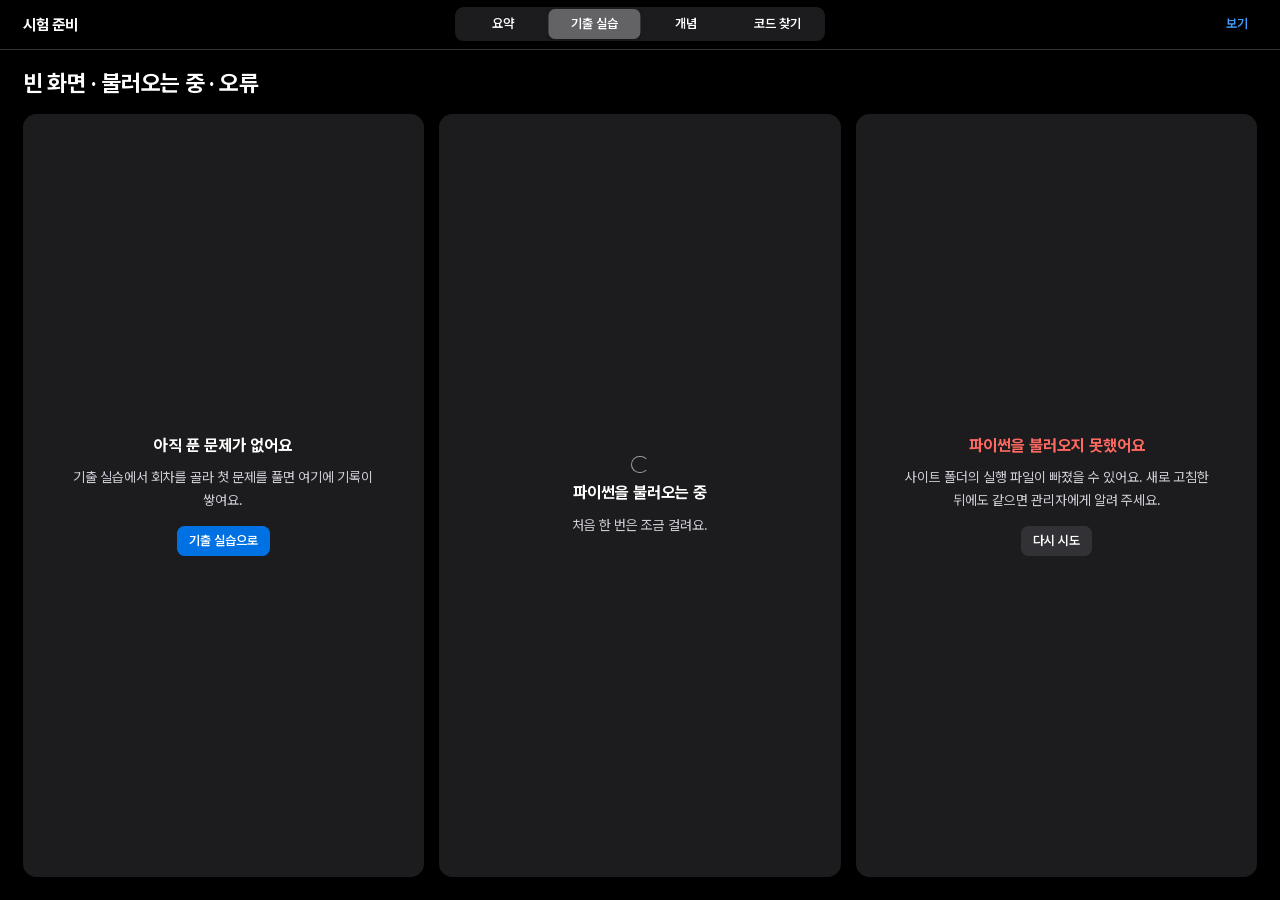
<file: design-kit/pages/states.html>
<!doctype html>
<html lang="ko">
<head>
<meta charset="utf-8">
<meta name="viewport" content="width=device-width, initial-scale=1">
<title>빈 화면 · 불러오는 중 · 오류 · 디자인 키트 예시</title>
<link rel="stylesheet" href="../css/design.css">
</head>
<body class="k-body">
<div class="k-app" data-k-fit>
  <header class="k-head">
    <a class="k-brand" href="index.html">시험 준비</a>
    <nav class="k-nav" aria-label="사이트 메뉴">
      <span class="k-thumb" aria-hidden="true"></span>
      <a href="summary-home.html">요약</a>
      <a href="practice-list.html" aria-current="page">기출 실습</a>
      <a href="concepts.html">개념</a>
      <a href="codefind.html">코드 찾기</a>
    </nav>
    <div class="k-head-tools">
      <button type="button" class="k-tool" data-k-menu="k-view" aria-expanded="false" aria-haspopup="dialog">보기</button>
      <div class="k-pop k-pop-view" id="k-view" role="dialog" aria-label="보기 설정" hidden>
        <p class="k-cap">화면</p>
        <div class="k-seg"><span class="k-thumb" aria-hidden="true"></span><button type="button" data-k-set-theme="dark">어둡게</button><button type="button" data-k-set-theme="light">밝게</button></div>
        <p class="k-cap">글자 크기</p>
        <div class="k-seg"><span class="k-thumb" aria-hidden="true"></span><button type="button" data-k-set-size="0">작게</button><button type="button" data-k-set-size="1">보통</button><button type="button" data-k-set-size="2">크게</button></div>
      </div>
    </div>
  </header>
  <main class="k-main">
    <div class="k-top"><h1 class="k-title">빈 화면 · 불러오는 중 · 오류</h1></div>
    <div class="k-grid3">
      <section class="k-card k-state"><h2>아직 푼 문제가 없어요</h2><p>기출 실습에서 회차를 골라 첫 문제를 풀면 여기에 기록이 쌓여요.</p><a class="k-btn k-btn-primary" href="practice-list.html">기출 실습으로</a></section>
      <section class="k-card k-state k-state-loading" aria-live="polite"><span class="k-spin" aria-hidden="true"></span><h2>파이썬을 불러오는 중</h2><p>처음 한 번은 조금 걸려요.</p></section>
      <section class="k-card k-state k-state-error" role="alert"><h2>파이썬을 불러오지 못했어요</h2><p>사이트 폴더의 실행 파일이 빠졌을 수 있어요. 새로 고침한 뒤에도 같으면 관리자에게 알려 주세요.</p><button type="button" class="k-btn">다시 시도</button></section>
    </div>
  </main>
</div>
<script src="../js/design.js"></script>
</body>
</html>
</file>
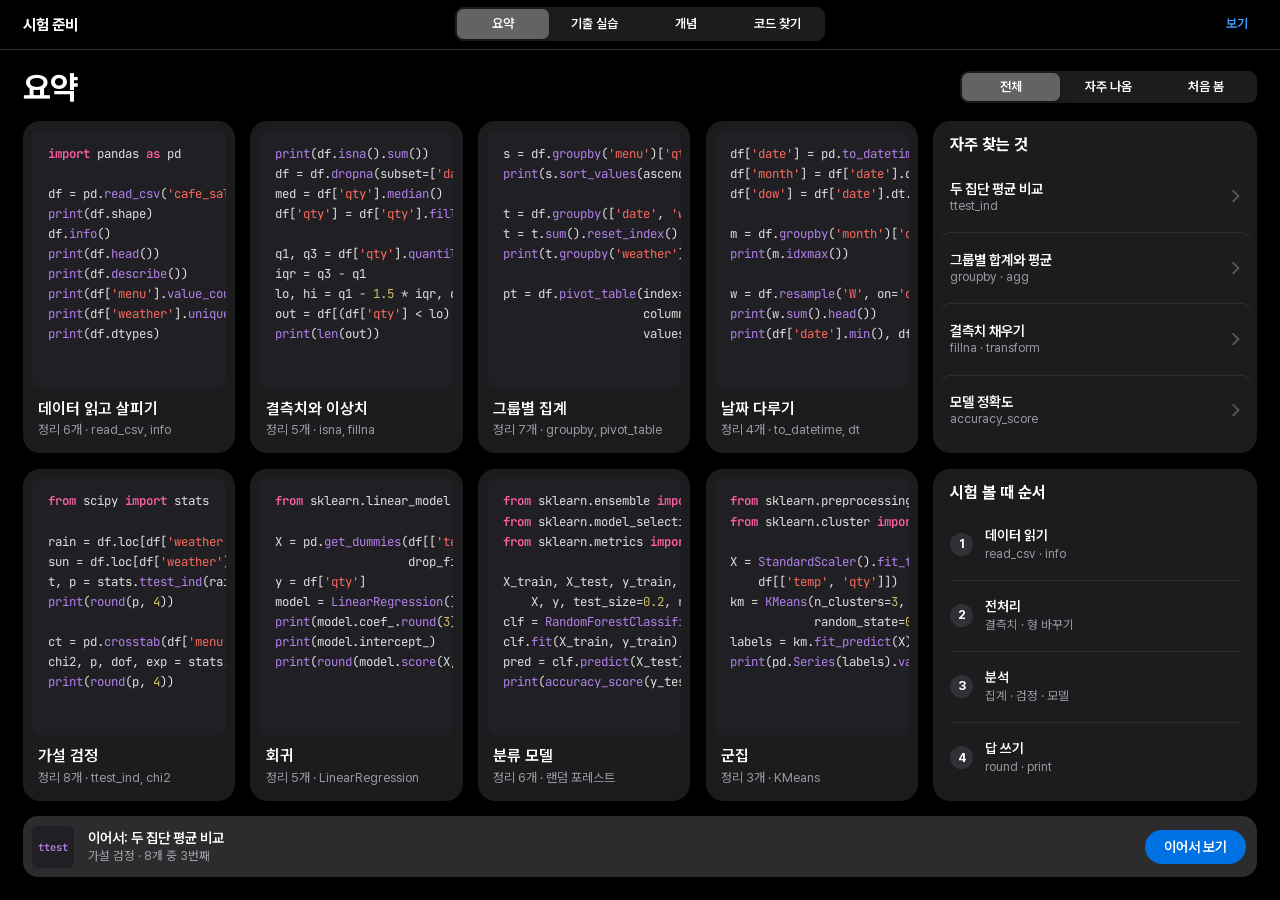
<file: design-kit/pages/summary-home.html>
<!doctype html>
<html lang="ko">
<head>
<meta charset="utf-8">
<meta name="viewport" content="width=device-width, initial-scale=1">
<title>요약 첫 화면 · 디자인 키트 예시</title>
<link rel="stylesheet" href="../css/design.css">
</head>
<body class="k-body">
<div class="k-app" data-k-fit>
  <header class="k-head">
    <a class="k-brand" href="index.html">시험 준비</a>
    <nav class="k-nav" aria-label="사이트 메뉴">
      <span class="k-thumb" aria-hidden="true"></span>
      <a href="summary-home.html" aria-current="page">요약</a>
      <a href="practice-list.html">기출 실습</a>
      <a href="concepts.html">개념</a>
      <a href="codefind.html">코드 찾기</a>
    </nav>
    <div class="k-head-tools">
      <button type="button" class="k-tool" data-k-menu="k-view" aria-expanded="false" aria-haspopup="dialog">보기</button>
      <div class="k-pop k-pop-view" id="k-view" role="dialog" aria-label="보기 설정" hidden>
        <p class="k-cap">화면</p>
        <div class="k-seg"><span class="k-thumb" aria-hidden="true"></span><button type="button" data-k-set-theme="dark">어둡게</button><button type="button" data-k-set-theme="light">밝게</button></div>
        <p class="k-cap">글자 크기</p>
        <div class="k-seg"><span class="k-thumb" aria-hidden="true"></span><button type="button" data-k-set-size="0">작게</button><button type="button" data-k-set-size="1">보통</button><button type="button" data-k-set-size="2">크게</button></div>
      </div>
    </div>
  </header>
  <main class="k-main">
    <div class="k-top">
      <h1 class="k-title-l">요약</h1>
      <span class="k-grow"></span>
      <div class="k-seg k-seg-m"><span class="k-thumb" aria-hidden="true"></span><button type="button" aria-pressed="true">전체</button><button type="button" aria-pressed="false">자주 나옴</button><button type="button" aria-pressed="false">처음 봄</button></div>
    </div>
    <div class="k-topics">
      <a class="k-topic" href="summary-topic.html"><pre class="k-art" data-k-hl>import pandas as pd

df = pd.read_csv('cafe_sales.csv')
print(df.shape)
df.info()
print(df.head())
print(df.describe())
print(df['menu'].value_counts())
print(df['weather'].unique())
print(df.dtypes)</pre><span class="k-topic-t"><b>데이터 읽고 살피기</b><small>정리 6개 · read_csv, info</small></span></a>
      <a class="k-topic" href="summary-topic.html"><pre class="k-art" data-k-hl>print(df.isna().sum())
df = df.dropna(subset=['date'])
med = df['qty'].median()
df['qty'] = df['qty'].fillna(med)

q1, q3 = df['qty'].quantile([.25, .75])
iqr = q3 - q1
lo, hi = q1 - 1.5 * iqr, q3 + 1.5 * iqr
out = df[(df['qty'] &lt; lo) | (df['qty'] &gt; hi)]
print(len(out))</pre><span class="k-topic-t"><b>결측치와 이상치</b><small>정리 5개 · isna, fillna</small></span></a>
      <a class="k-topic" href="summary-topic.html"><pre class="k-art" data-k-hl>s = df.groupby('menu')['qty'].sum()
print(s.sort_values(ascending=False))

t = df.groupby(['date', 'weather'])['qty']
t = t.sum().reset_index()
print(t.groupby('weather')['qty'].mean())

pt = df.pivot_table(index='date',
                    columns='weather',
                    values='qty', aggfunc='sum')</pre><span class="k-topic-t"><b>그룹별 집계</b><small>정리 7개 · groupby, pivot_table</small></span></a>
      <a class="k-topic" href="summary-topic.html"><pre class="k-art" data-k-hl>df['date'] = pd.to_datetime(df['date'])
df['month'] = df['date'].dt.month
df['dow'] = df['date'].dt.dayofweek

m = df.groupby('month')['qty'].sum()
print(m.idxmax())

w = df.resample('W', on='date')['qty']
print(w.sum().head())
print(df['date'].min(), df['date'].max())</pre><span class="k-topic-t"><b>날짜 다루기</b><small>정리 4개 · to_datetime, dt</small></span></a>
      <a class="k-topic" href="summary-topic.html"><pre class="k-art" data-k-hl>from scipy import stats

rain = df.loc[df['weather'] == '비', 'qty']
sun = df.loc[df['weather'] == '맑음', 'qty']
t, p = stats.ttest_ind(rain, sun)
print(round(p, 4))

ct = pd.crosstab(df['menu'], df['weather'])
chi2, p, dof, exp = stats.chi2_contingency(ct)
print(round(p, 4))</pre><span class="k-topic-t"><b>가설 검정</b><small>정리 8개 · ttest_ind, chi2</small></span></a>
      <a class="k-topic" href="summary-topic.html"><pre class="k-art" data-k-hl>from sklearn.linear_model import LinearRegression

X = pd.get_dummies(df[['temp', 'weather']],
                   drop_first=True)
y = df['qty']
model = LinearRegression().fit(X, y)
print(model.coef_.round(3))
print(model.intercept_)
print(round(model.score(X, y), 3))</pre><span class="k-topic-t"><b>회귀</b><small>정리 5개 · LinearRegression</small></span></a>
      <a class="k-topic" href="summary-topic.html"><pre class="k-art" data-k-hl>from sklearn.ensemble import RandomForestClassifier
from sklearn.model_selection import train_test_split
from sklearn.metrics import accuracy_score

X_train, X_test, y_train, y_test = train_test_split(
    X, y, test_size=0.2, random_state=0)
clf = RandomForestClassifier(random_state=0)
clf.fit(X_train, y_train)
pred = clf.predict(X_test)
print(accuracy_score(y_test, pred))</pre><span class="k-topic-t"><b>분류 모델</b><small>정리 6개 · 랜덤 포레스트</small></span></a>
      <a class="k-topic" href="summary-topic.html"><pre class="k-art" data-k-hl>from sklearn.preprocessing import StandardScaler
from sklearn.cluster import KMeans

X = StandardScaler().fit_transform(
    df[['temp', 'qty']])
km = KMeans(n_clusters=3, n_init=10,
            random_state=0)
labels = km.fit_predict(X)
print(pd.Series(labels).value_counts())</pre><span class="k-topic-t"><b>군집</b><small>정리 3개 · KMeans</small></span></a>
      <section class="k-side-card k-at-r1">
        <h2 class="k-h2">자주 찾는 것</h2>
        <a class="k-row" href="summary-topic.html"><span>두 집단 평균 비교<small>ttest_ind</small></span><svg class="k-chev" width="8" height="13" viewBox="0 0 8 14" fill="none" stroke="currentColor" stroke-width="2" stroke-linecap="round" stroke-linejoin="round" aria-hidden="true"><path d="m1 1 6 6-6 6"/></svg></a>
        <a class="k-row" href="summary-topic.html"><span>그룹별 합계와 평균<small>groupby · agg</small></span><svg class="k-chev" width="8" height="13" viewBox="0 0 8 14" fill="none" stroke="currentColor" stroke-width="2" stroke-linecap="round" stroke-linejoin="round" aria-hidden="true"><path d="m1 1 6 6-6 6"/></svg></a>
        <a class="k-row" href="summary-topic.html"><span>결측치 채우기<small>fillna · transform</small></span><svg class="k-chev" width="8" height="13" viewBox="0 0 8 14" fill="none" stroke="currentColor" stroke-width="2" stroke-linecap="round" stroke-linejoin="round" aria-hidden="true"><path d="m1 1 6 6-6 6"/></svg></a>
        <a class="k-row" href="summary-topic.html"><span>모델 정확도<small>accuracy_score</small></span><svg class="k-chev" width="8" height="13" viewBox="0 0 8 14" fill="none" stroke="currentColor" stroke-width="2" stroke-linecap="round" stroke-linejoin="round" aria-hidden="true"><path d="m1 1 6 6-6 6"/></svg></a>
      </section>
      <section class="k-side-card k-at-r2">
        <h2 class="k-h2">시험 볼 때 순서</h2>
        <ol class="k-steps">
          <li><span class="k-step-n">1</span><span><b>데이터 읽기</b><small>read_csv · info</small></span></li>
          <li><span class="k-step-n">2</span><span><b>전처리</b><small>결측치 · 형 바꾸기</small></span></li>
          <li><span class="k-step-n">3</span><span><b>분석</b><small>집계 · 검정 · 모델</small></span></li>
          <li><span class="k-step-n">4</span><span><b>답 쓰기</b><small>round · print</small></span></li>
        </ol>
      </section>
    </div>
    <div class="k-continue">
      <span class="k-continue-ic">ttest</span>
      <span class="k-continue-t"><b>이어서: 두 집단 평균 비교</b><small>가설 검정 · 8개 중 3번째</small></span>
      <a class="k-btn k-btn-primary k-btn-big" href="summary-topic.html">이어서 보기</a>
    </div>
  </main>
</div>
<script src="../js/design.js"></script>
</body>
</html>
</file>
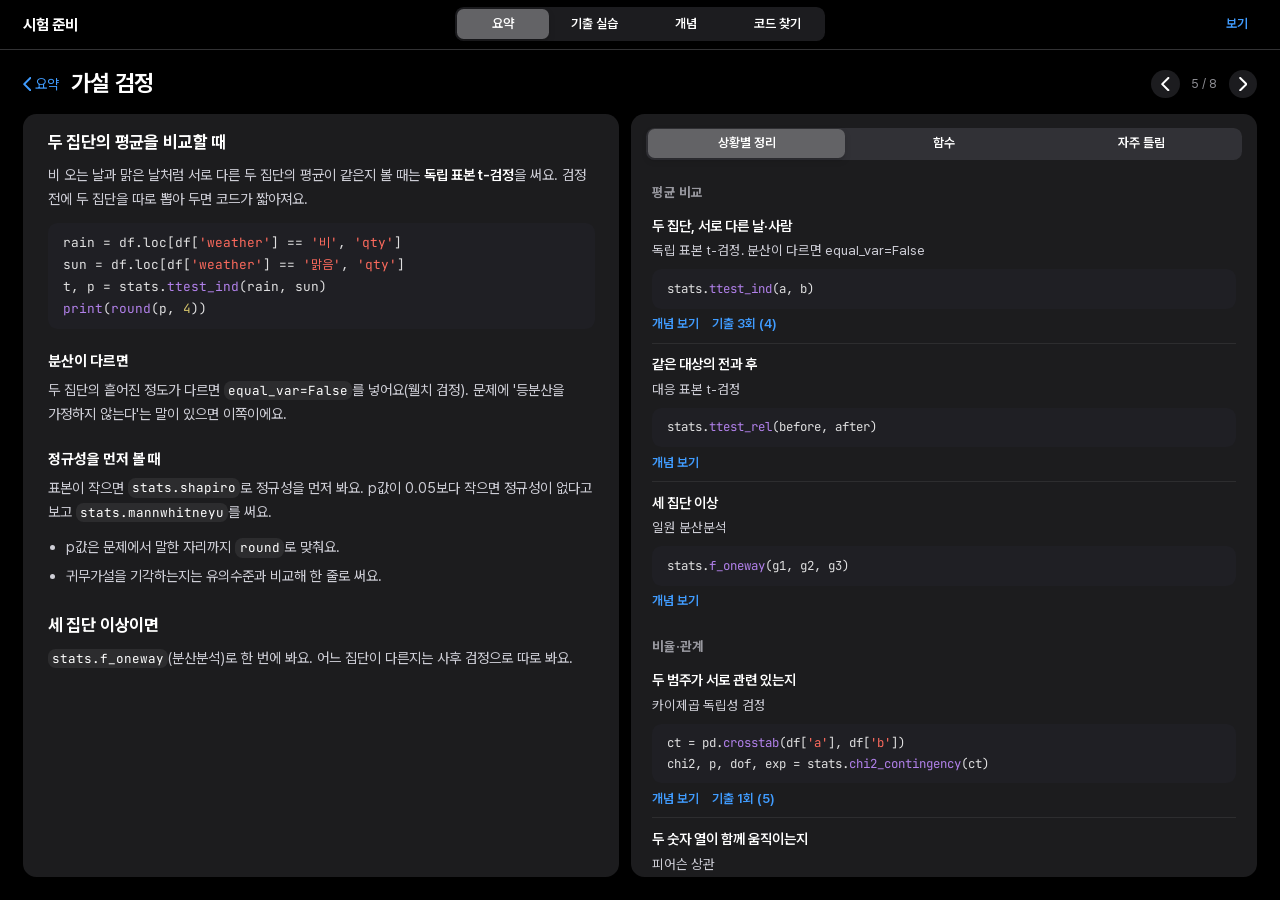
<file: design-kit/pages/summary-topic.html>
<!doctype html>
<html lang="ko">
<head>
<meta charset="utf-8">
<meta name="viewport" content="width=device-width, initial-scale=1">
<title>요약 주제 화면 · 디자인 키트 예시</title>
<link rel="stylesheet" href="../css/design.css">
</head>
<body class="k-body">
<div class="k-app" data-k-fit>
  <header class="k-head">
    <a class="k-brand" href="index.html">시험 준비</a>
    <nav class="k-nav" aria-label="사이트 메뉴">
      <span class="k-thumb" aria-hidden="true"></span>
      <a href="summary-home.html" aria-current="page">요약</a>
      <a href="practice-list.html">기출 실습</a>
      <a href="concepts.html">개념</a>
      <a href="codefind.html">코드 찾기</a>
    </nav>
    <div class="k-head-tools">
      <button type="button" class="k-tool" data-k-menu="k-view" aria-expanded="false" aria-haspopup="dialog">보기</button>
      <div class="k-pop k-pop-view" id="k-view" role="dialog" aria-label="보기 설정" hidden>
        <p class="k-cap">화면</p>
        <div class="k-seg"><span class="k-thumb" aria-hidden="true"></span><button type="button" data-k-set-theme="dark">어둡게</button><button type="button" data-k-set-theme="light">밝게</button></div>
        <p class="k-cap">글자 크기</p>
        <div class="k-seg"><span class="k-thumb" aria-hidden="true"></span><button type="button" data-k-set-size="0">작게</button><button type="button" data-k-set-size="1">보통</button><button type="button" data-k-set-size="2">크게</button></div>
      </div>
    </div>
  </header>
  <main class="k-main">
    <div class="k-top">
      <a class="k-back" href="summary-home.html"><svg width="9" height="15" viewBox="0 0 8 14" fill="none" stroke="currentColor" stroke-width="2" stroke-linecap="round" stroke-linejoin="round" aria-hidden="true"><path d="M7 1 1 7l6 6"/></svg>요약</a>
      <h1 class="k-title">가설 검정</h1>
      <span class="k-grow"></span>
      <button type="button" class="k-circ" aria-label="앞 주제"><svg width="9" height="15" viewBox="0 0 8 14" fill="none" stroke="currentColor" stroke-width="2" stroke-linecap="round" stroke-linejoin="round" aria-hidden="true"><path d="M7 1 1 7l6 6"/></svg></button>
      <span class="k-sub k-num">5 / 8</span>
      <button type="button" class="k-circ" aria-label="다음 주제"><svg width="9" height="15" viewBox="0 0 8 14" fill="none" stroke="currentColor" stroke-width="2" stroke-linecap="round" stroke-linejoin="round" aria-hidden="true"><path d="m1 1 6 6-6 6"/></svg></button>
    </div>
    <div class="k-split">
      <article class="k-read">
        <div class="k-prose">
          <h2>두 집단의 평균을 비교할 때</h2>
          <p>비 오는 날과 맑은 날처럼 서로 다른 두 집단의 평균이 같은지 볼 때는 <strong>독립 표본 t-검정</strong>을 써요. 검정 전에 두 집단을 따로 뽑아 두면 코드가 짧아져요.</p>
          <pre class="k-code" data-k-hl>rain = df.loc[df['weather'] == '비', 'qty']
sun = df.loc[df['weather'] == '맑음', 'qty']
t, p = stats.ttest_ind(rain, sun)
print(round(p, 4))</pre>
          <h3>분산이 다르면</h3>
          <p>두 집단의 흩어진 정도가 다르면 <code>equal_var=False</code>를 넣어요(웰치 검정). 문제에 '등분산을 가정하지 않는다'는 말이 있으면 이쪽이에요.</p>
          <h3>정규성을 먼저 볼 때</h3>
          <p>표본이 작으면 <code>stats.shapiro</code>로 정규성을 먼저 봐요. p값이 0.05보다 작으면 정규성이 없다고 보고 <code>stats.mannwhitneyu</code>를 써요.</p>
          <ul>
            <li>p값은 문제에서 말한 자리까지 <code>round</code>로 맞춰요.</li>
            <li>귀무가설을 기각하는지는 유의수준과 비교해 한 줄로 써요.</li>
          </ul>
          <h2>세 집단 이상이면</h2>
          <p><code>stats.f_oneway</code>(분산분석)로 한 번에 봐요. 어느 집단이 다른지는 사후 검정으로 따로 봐요.</p>
        </div>
      </article>
      <section class="k-sits" aria-label="상황별 정리">
        <div class="k-seg"><span class="k-thumb" aria-hidden="true"></span><button type="button" aria-pressed="true">상황별 정리</button><button type="button" aria-pressed="false">함수</button><button type="button" aria-pressed="false">자주 틀림</button></div>
        <div class="k-sits-b">
        <h3 class="k-sits-h">평균 비교</h3>
        <div class="k-sit"><h4>두 집단, 서로 다른 날·사람</h4><p>독립 표본 t-검정. 분산이 다르면 equal_var=False</p><pre class="k-code" data-k-hl>stats.ttest_ind(a, b)</pre><div class="k-sit-links"><a class="k-link" href="concepts.html">개념 보기</a><a class="k-link" href="concepts.html">기출 3회 (4)</a></div></div>
        <div class="k-sit"><h4>같은 대상의 전과 후</h4><p>대응 표본 t-검정</p><pre class="k-code" data-k-hl>stats.ttest_rel(before, after)</pre><div class="k-sit-links"><a class="k-link" href="concepts.html">개념 보기</a></div></div>
        <div class="k-sit"><h4>세 집단 이상</h4><p>일원 분산분석</p><pre class="k-code" data-k-hl>stats.f_oneway(g1, g2, g3)</pre><div class="k-sit-links"><a class="k-link" href="concepts.html">개념 보기</a></div></div>
        <h3 class="k-sits-h">비율·관계</h3>
        <div class="k-sit"><h4>두 범주가 서로 관련 있는지</h4><p>카이제곱 독립성 검정</p><pre class="k-code" data-k-hl>ct = pd.crosstab(df['a'], df['b'])
chi2, p, dof, exp = stats.chi2_contingency(ct)</pre><div class="k-sit-links"><a class="k-link" href="concepts.html">개념 보기</a><a class="k-link" href="concepts.html">기출 1회 (5)</a></div></div>
        <div class="k-sit"><h4>두 숫자 열이 함께 움직이는지</h4><p>피어슨 상관</p><pre class="k-code" data-k-hl>r, p = stats.pearsonr(df['x'], df['y'])</pre><div class="k-sit-links"><a class="k-link" href="concepts.html">개념 보기</a></div></div>
        </div>
      </section>
    </div>
  </main>
</div>
<script src="../js/design.js"></script>
</body>
</html>
</file>
<file: design-kit/css/design.css>
/* =====================================================================
   design.css — 시험 준비 사이트 디자인 키트 (어두운 애플 앱 느낌)
   - 이 파일은 고치지 않는다. 회사 사이트는 이 파일의 class와 --k- 값만 쓴다.
   - 모든 이름은 k- 로 시작한다(회사 사이트 이름과 겹치지 않게).
   - 모든 규칙은 .k-app 안에서만 듣는다. 사이트 맨 바깥 요소에 class="k-app"을 붙인다.
   ===================================================================== */

/* ---------- 글꼴: Pretendard(OFL 1.1, LICENSES/Pretendard-OFL.txt) ---------- */
@font-face {
  font-family: "Pretendard Variable";
  src: url("../fonts/PretendardVariable.woff2") format("woff2-variations"), url("../fonts/PretendardVariable.woff2") format("woff2");
  font-weight: 45 920; font-style: normal; font-display: swap;
}

/* 코드 글꼴: JetBrains Mono(OFL 1.1, LICENSES/JetBrainsMono-OFL.txt). 어느 PC에서나 같은 모양이 되게 파일로 넣는다.
   이 파일에는 영문·숫자·기호만 있어서 코드 속 한글(주석 등)은 Pretendard로 나온다 */
@font-face {
  font-family: "K Code";
  src: url("../fonts/JetBrainsMono.woff2") format("woff2-variations"), url("../fonts/JetBrainsMono.woff2") format("woff2");
  font-weight: 100 800; font-style: normal; font-display: swap;
}

/* ---------- 값: 어둡게(기본) ---------- */
.k-app {
  color-scheme: dark;
  --k-bg: #000000; --k-card: #1C1C1E; --k-raised: #2C2C2E; --k-elev: #2C2C2E;
  --k-hover: #242426; --k-rowhover: #333336;
  --k-fill: rgba(118, 118, 128, .24); --k-fill-hover: rgba(118, 118, 128, .34); --k-thumb: #636366;
  --k-ink: #FFFFFF; --k-text: rgba(235, 235, 245, .86); --k-sub: rgba(235, 235, 245, .6);
  --k-sep: rgba(84, 84, 88, .6); --k-chev: rgba(235, 235, 245, .3);
  --k-accent: #409CFF; --k-accent-fill: #0071E3; --k-accent-fill-hover: #0064CC; --k-soft: rgba(10, 132, 255, .17);
  --k-ok: #30D158; --k-ok-soft: rgba(48, 209, 88, .16);
  --k-warn: #FF9F0A; --k-warn-soft: rgba(255, 159, 10, .16);
  --k-bad: #FF6961; --k-bad-soft: rgba(255, 105, 97, .16);
  --k-src-past: #7CC4FF; --k-src-made: #FFB35C; --k-miss: #FF9F8F;
  --k-lift: 0 10px 30px rgba(0, 0, 0, .5); --k-scroll: rgba(255, 255, 255, .18); --k-scrim: rgba(0, 0, 0, .55);
  --k-sel: rgba(10, 132, 255, .32);
  /* 코드 칸은 두 화면 모두 어둡다 */
  --k-code: #1F1F24; --k-code-ink: rgba(255, 255, 255, .86); --k-code-ln: #7F8C98; --k-code-sub: rgba(235, 235, 245, .62);
  --k-code-line: rgba(255, 255, 255, .07); --k-code-lit: #1C2C42; --k-code-lit-ln: #5AA9FF; --k-code-hover: rgba(255, 255, 255, .1);
  --k-code-past: #7CC4FF; --k-code-made: #FFB35C; --k-code-miss: #FF9F8F;
  --k-hl-key: #FC5FA3; --k-hl-str: #FC6A5D; --k-hl-num: #D0BF69; --k-hl-fn: #B281EB; --k-hl-com: #7F8C98; --k-hl-com-lit: #9AA6B2;
  /* 모서리·간격·글자·움직임 */
  --k-r-xs: 5px; --k-r-s: 8px; --k-r-m: 10px; --k-r-l: 14px; --k-r-xl: 18px; --k-r-pill: 999px;
  --k-s1: 4px; --k-s2: 8px; --k-s3: 12px; --k-s4: 16px; --k-s5: 20px; --k-s6: 24px; --k-s8: 32px;
  --k-f-body: "Pretendard Variable", Pretendard, -apple-system, BlinkMacSystemFont, "Apple SD Gothic Neo", "Malgun Gothic", system-ui, sans-serif;
  --k-f-code: "K Code", "Pretendard Variable", Pretendard, Consolas, monospace;
  --k-fs-xs: 12px; --k-fs-s: 13px; --k-fs-sm: 13.5px; --k-fs-m: 14.5px; --k-fs-b: 15px; --k-fs-l: 17px; --k-fs-xl: 20px; --k-fs-2xl: 24px; --k-fs-3xl: 34px;
  --k-head: 52px;
  --k-ease: cubic-bezier(.23, 1, .32, 1); --k-d-press: .12s; --k-d: .15s; --k-d-move: .26s;
}
/* ---------- 값: 밝게 ---------- */
.k-app[data-k-theme="light"] {
  color-scheme: light;
  --k-bg: #F2F2F7; --k-card: #FFFFFF; --k-raised: #F2F2F7; --k-elev: #FFFFFF;
  --k-hover: #F4F4F7; --k-rowhover: #E9E9EE;
  --k-fill: rgba(118, 118, 128, .12); --k-fill-hover: rgba(118, 118, 128, .2); --k-thumb: #FFFFFF;
  --k-ink: #000000; --k-text: rgba(60, 60, 67, .92); --k-sub: rgba(60, 60, 67, .78);
  --k-sep: rgba(60, 60, 67, .2); --k-chev: rgba(60, 60, 67, .3);
  --k-accent: #0066CC; --k-soft: rgba(0, 113, 227, .11);
  --k-ok: #1E7B34; --k-ok-soft: rgba(52, 199, 89, .14);
  --k-warn: #C93400; --k-warn-soft: rgba(201, 52, 0, .1);
  --k-bad: #D70015; --k-bad-soft: rgba(215, 0, 21, .09);
  --k-src-past: #0B6BBF; --k-src-made: #B25000; --k-miss: #C4281C;
  --k-lift: 0 8px 24px rgba(0, 0, 0, .1); --k-scroll: rgba(0, 0, 0, .2); --k-scrim: rgba(0, 0, 0, .28);
  --k-sel: rgba(0, 113, 227, .22);
}
/* 운영체제의 '대비 높이기'를 켜면 흐린 글자와 선을 진하게 */
@media (prefers-contrast: more) {
  .k-app { --k-sub: rgba(235, 235, 245, .8); --k-sep: rgba(120, 120, 128, .9); --k-fill: rgba(118, 118, 128, .4); --k-chev: rgba(235, 235, 245, .6) }
  .k-app[data-k-theme="light"] { --k-sub: rgba(60, 60, 67, .9); --k-sep: rgba(60, 60, 67, .45); --k-fill: rgba(118, 118, 128, .24) }
}

/* ---------- 바탕 ---------- */
/* data-k-fit이 붙기 전(1단계)에는 원래처럼 페이지가 굴러가고, 붙은 뒤(2단계부터)에는 한 화면에 고정된다 */
.k-body { margin: 0; background: #000000 }
.k-body:has(.k-app[data-k-theme="light"]) { background: #F2F2F7 }
.k-body:has(.k-app[data-k-fit]) { height: 100%; overflow: hidden }
.k-app { position: relative; min-height: 100vh; display: flex; flex-direction: column; background: var(--k-bg); color: var(--k-text);
  font: 400 15px/1.47 var(--k-f-body); -webkit-font-smoothing: antialiased; word-break: keep-all; overflow-wrap: break-word; caret-color: var(--k-accent);
  transition: background-color .2s ease, color .2s ease }
.k-app[data-k-fit] { height: 100vh; overflow: hidden }
.k-app *, .k-app *::before, .k-app *::after { box-sizing: border-box }
.k-app ::selection { background: var(--k-sel) }
.k-app :focus-visible { outline: 2px solid var(--k-accent); outline-offset: 2px }
.k-app code, .k-app pre, .k-app kbd, .k-app .k-mono { font-family: var(--k-f-code); font-variant-ligatures: none }
.k-app .k-scroll, .k-app .k-pane-body, .k-app .k-code-body { overflow: auto; scrollbar-width: thin; scrollbar-color: var(--k-scroll) transparent }
.k-app .k-sr { position: absolute; width: 1px; height: 1px; overflow: hidden; clip: rect(0 0 0 0); white-space: nowrap }
.k-app [hidden] { display: none !important }
/* 스크롤 막대: 새 브라우저는 scrollbar-width·color, 옛 크롬·Edge는 아래 ::-webkit 규칙. 윈도우의 굵은 막대도 얇게 */
.k-app ::-webkit-scrollbar { width: 10px; height: 10px }
.k-app ::-webkit-scrollbar-thumb { border: 3px solid transparent; border-radius: 999px; background: var(--k-scroll) padding-box }
.k-app ::-webkit-scrollbar-track, .k-app ::-webkit-scrollbar-corner { background: transparent }
.k-app .k-code::-webkit-scrollbar-thumb, .k-app .k-code-pane ::-webkit-scrollbar-thumb, .k-app .k-editor ::-webkit-scrollbar-thumb { background-color: rgba(255, 255, 255, .22) }

/* ---------- 머리줄: 이름 · 가운데 탭(미끄러지는 손잡이) · 보기 ---------- */
.k-app .k-head { flex: none; position: relative; z-index: 20; display: grid; grid-template-columns: minmax(0, 1fr) auto minmax(0, 1fr); align-items: center; gap: var(--k-s4);
  height: var(--k-head); padding: 0 var(--k-s6); border-bottom: .5px solid var(--k-sep); background: var(--k-bg) }
.k-app .k-brand { justify-self: start; font: 700 16px/1 var(--k-f-body); letter-spacing: -.01em; color: var(--k-ink); text-decoration: none }
.k-app .k-head-tools { justify-self: end; position: relative; display: flex; align-items: center; gap: 2px }
.k-app .k-tool { padding: 6px 10px; border: 0; border-radius: var(--k-r-s); background: none; font: 600 13.5px/1.47 var(--k-f-body); color: var(--k-accent); cursor: pointer;
  transition: transform var(--k-d-press) var(--k-ease) }
.k-app .k-tool:active { transform: scale(.97) }

/* 세그먼트(탭·보기 설정·문제 칸 탭이 모두 이 모양): 회색 판 위에서 손잡이가 미끄러진다 */
.k-app .k-seg, .k-app .k-nav { position: relative; display: grid; grid-auto-flow: column; grid-auto-columns: minmax(0, 1fr); padding: 2px; border-radius: 9px; background: var(--k-fill) }
.k-app .k-nav { grid-auto-columns: 96px }
.k-app .k-seg-s { width: 220px } .k-app .k-seg-m { width: 312px }
/* 손잡이는 재지 않고 계산한다: 칸이 모두 같은 폭이라 폭 = 1/칸 수, 자리 = 고른 번호 × 100%.
   design.js는 --k-n(칸 수)과 --k-i(고른 번호)만 넣는다. 화면 확대·숨김·글꼴 로딩과 상관없이 칸 안에 들어간다 */
.k-app .k-thumb { position: absolute; top: 2px; left: 2px; width: calc((100% - 4px) / var(--k-n, 2)); height: calc(100% - 4px); border-radius: 7px; background: var(--k-thumb);
  box-shadow: 0 3px 8px rgba(0, 0, 0, .12), 0 3px 1px rgba(0, 0, 0, .04); transform: translateX(calc(var(--k-i, 0) * 100%)); transition: transform var(--k-d-move) var(--k-ease); pointer-events: none }
.k-app .k-seg:not([data-k-ready]) > .k-thumb, .k-app .k-nav:not([data-k-ready]) > .k-thumb, .k-app [data-k-none] > .k-thumb { opacity: 0 }
.k-app .k-seg > a, .k-app .k-seg > button, .k-app .k-nav > a, .k-app .k-nav > button { position: relative; z-index: 1; padding: 5px 14px; border: 0; border-radius: 7px; background: none;
  font: 600 13.5px/1.47 var(--k-f-body); color: var(--k-ink); text-align: center; white-space: nowrap; text-decoration: none; cursor: pointer; transition: opacity var(--k-d-press) ease }
.k-app .k-nav > a, .k-app .k-nav > button { padding: 6px 0 }
.k-app .k-seg > a:active, .k-app .k-seg > button:active, .k-app .k-nav > a:active, .k-app .k-nav > button:active { opacity: .55 }
/* 손잡이를 그리기 전(또는 JS가 없을 때)에는 고른 칸에 바로 색을 칠한다 */
.k-app .k-seg:not([data-k-ready]) > [aria-pressed="true"], .k-app .k-seg:not([data-k-ready]) > [aria-selected="true"], .k-app .k-seg:not([data-k-ready]) > [aria-current],
.k-app .k-nav:not([data-k-ready]) > [aria-current] { background: var(--k-thumb) }

/* 떠 있는 메뉴(보기 메뉴 등) */
.k-app .k-pop { position: absolute; z-index: 30; top: calc(100% + 10px); right: 0; min-width: 220px; padding: 14px 14px 12px; border: .5px solid var(--k-sep); border-radius: var(--k-r-l);
  background: var(--k-elev); box-shadow: var(--k-lift); color: var(--k-text); transform-origin: top right; animation: k-pop .16s var(--k-ease) }
@keyframes k-pop { from { opacity: 0; transform: scale(.96) } to { opacity: 1; transform: none } }
.k-app .k-pop-view { width: 264px }
.k-app .k-cap { margin: 14px 2px 6px; font: 600 13px/1.4 var(--k-f-body); color: var(--k-sub) }
.k-app .k-cap:first-child { margin-top: 0 }
.k-app .k-pop-row { display: flex; align-items: center; gap: 10px; width: 100%; min-height: 40px; padding: 0 10px; border: 0; border-radius: var(--k-r-s); background: none;
  font: 500 14.5px/1.4 var(--k-f-body); color: var(--k-ink); text-align: left; cursor: pointer; transition: background-color var(--k-d) ease }
.k-app .k-pop-row.k-bad { color: var(--k-bad) }
.k-app .k-pop-sep { height: .5px; margin: 4px 10px; background: var(--k-sep) }

/* ---------- 본문 틀 ---------- */
/* 아직 바꾸지 않은 옛 화면이 길면 본문 칸 안에서 굴러간다 */
.k-app .k-main { flex: 1; min-height: 0; display: flex; flex-direction: column; gap: var(--k-s4); padding: var(--k-s5) var(--k-s6) var(--k-s6); overflow: auto; scrollbar-width: thin; scrollbar-color: var(--k-scroll) transparent }
.k-app .k-top { flex: none; display: flex; align-items: center; gap: var(--k-s3); min-width: 0; min-height: 32px }
.k-app .k-title { flex: none; margin: 0 6px 0 0; font: 700 24px/1.2 var(--k-f-body); letter-spacing: -.015em; color: var(--k-ink) }
.k-app .k-title-l { flex: none; margin: 0; font: 700 34px/1.15 var(--k-f-body); letter-spacing: -.02em; color: var(--k-ink) }
.k-app .k-grow { flex: 1 }
.k-app .k-back { flex: none; display: inline-flex; align-items: center; gap: 4px; font: 400 15px var(--k-f-body); color: var(--k-accent); text-decoration: none }
.k-app .k-card { min-height: 0; border-radius: var(--k-r-l); background: var(--k-card) }
.k-app .k-card-l { min-height: 0; border-radius: var(--k-r-xl); background: var(--k-card) }
.k-app .k-h2 { margin: 0; font: 700 17px/1.3 var(--k-f-body); color: var(--k-ink) }
.k-app .k-h3 { margin: 0; font: 700 15px/1.4 var(--k-f-body); color: var(--k-ink) }
.k-app .k-sub { font-size: 13px; color: var(--k-sub) }
.k-app .k-text { font-size: 14.5px; line-height: 1.6; color: var(--k-text) }
.k-app .k-num { font-variant-numeric: tabular-nums }

/* ---------- 단추 ---------- */
.k-app .k-btn { display: inline-flex; align-items: center; justify-content: center; gap: 7px; height: 32px; padding: 0 13px; border: 0; border-radius: var(--k-r-s); background: var(--k-fill);
  font: 600 13.5px/1 var(--k-f-body); color: var(--k-ink); white-space: nowrap; text-decoration: none; cursor: pointer;
  transition: background-color var(--k-d) ease, transform var(--k-d-press) var(--k-ease) }
.k-app .k-btn:active { transform: scale(.97) }
.k-app .k-btn:disabled { opacity: .4; cursor: default; transform: none }
.k-app .k-btn-primary { background: var(--k-accent-fill); color: #FFFFFF }
.k-app .k-btn-done { background: var(--k-ok-soft); color: var(--k-ok) }
/* 지우기 같은 되돌릴 수 없는 일: 빨간 바탕 + 흰 글자(어느 바탕 위에서도 대비 4.5 이상) */
.k-app .k-btn-bad { background: #D70015; color: #FFFFFF }
.k-app .k-btn-big { height: 36px; padding: 0 20px; border-radius: var(--k-r-pill); font-size: 15px }
.k-app .k-btn svg { width: 15px; height: 15px; flex: none }
.k-app .k-link { display: inline-flex; align-items: center; gap: 4px; padding: 0; border: 0; background: none; font: 600 13.5px var(--k-f-body); color: var(--k-accent); text-decoration: none; cursor: pointer }
.k-app .k-link-sub { color: var(--k-sub) }
/* 그림 단추(28px). 코드 칸 위에서는 .k-icon-code */
.k-app .k-icon { display: inline-grid; place-items: center; width: 28px; height: 28px; padding: 0; border: 0; border-radius: 7px; background: none; color: var(--k-sub); cursor: pointer;
  transition: background-color var(--k-d) ease, color var(--k-d) ease }
.k-app .k-icon-code { color: var(--k-code-sub) }
.k-app .k-icon.is-ok { color: var(--k-ok) }
.k-app .k-icon svg { width: 15px; height: 15px }
.k-app .k-circ { display: inline-grid; place-items: center; width: 30px; height: 30px; padding: 0; border: 0; border-radius: 50%; background: var(--k-fill); color: var(--k-ink); cursor: pointer;
  transition: background-color var(--k-d) ease, transform var(--k-d-press) var(--k-ease) }
.k-app .k-circ:active { transform: scale(.94) }
.k-app .k-circ:disabled { opacity: .4; cursor: default; transform: none }
@media (hover: hover) and (pointer: fine) {
  .k-app .k-btn:not(:disabled):hover { background: var(--k-fill-hover) }
  .k-app .k-btn-primary:not(:disabled):hover { background: var(--k-accent-fill-hover) }
  .k-app .k-btn-done:not(:disabled):hover { background: var(--k-ok-soft) }
  .k-app .k-btn-bad:not(:disabled):hover { background: #BF0013 }
  .k-app .k-icon:hover { background: var(--k-fill); color: var(--k-ink) }
  .k-app .k-icon-code:hover { background: var(--k-code-hover); color: #FFFFFF }
  .k-app .k-circ:not(:disabled):hover { background: var(--k-fill-hover) }
  .k-app .k-pop-row:hover { background: var(--k-rowhover) }
  .k-app .k-pop-row.k-bad:hover { background: #313134 }   /* 빨간 글자가 4.5 이상 남게 다른 줄보다 옅게 */
  .k-app[data-k-theme="light"] .k-pop-row.k-bad:hover { background: #EDEDF0 }
}

/* ---------- 작은 부품: 칩, 단축키, 스위치, 알림 ---------- */
.k-app .k-chip { display: inline-flex; align-items: center; height: 26px; padding: 0 9px; border: 0; border-radius: 7px; background: var(--k-fill); font: 600 13px/1 var(--k-f-body); color: var(--k-ink); white-space: nowrap }
.k-app .k-chip-code { font: 500 12.5px/1 var(--k-f-code) }
.k-app .k-chip[data-state="done"] { background: var(--k-ok-soft); color: var(--k-ok) }
.k-app .k-chip[data-state="wrong"] { background: var(--k-bad-soft); color: var(--k-bad) }
.k-app .k-ic { padding: 1px 5px; border-radius: var(--k-r-xs); background: var(--k-fill); font: .9em var(--k-f-code); color: var(--k-ink); white-space: pre-wrap }
.k-app .k-kbd { display: inline-grid; place-items: center; min-width: 20px; height: 20px; padding: 0 6px; border-radius: var(--k-r-xs); background: var(--k-fill); font: 600 12px/1 var(--k-f-body); color: var(--k-ink) }
.k-app .k-switch { display: inline-flex; align-items: center; gap: 8px; min-height: 30px; font-size: 13.5px; color: var(--k-text); cursor: pointer; user-select: none }
.k-app .k-switch input { flex: none; appearance: none; position: relative; width: 36px; height: 22px; margin: 0; border-radius: 11px; background: var(--k-fill); cursor: pointer; transition: background-color .2s ease }
.k-app .k-switch input::after { content: ""; position: absolute; top: 2px; left: 2px; width: 18px; height: 18px; border-radius: 50%; background: #FFFFFF; box-shadow: 0 2px 4px rgba(0, 0, 0, .25); transition: transform .2s var(--k-ease) }
.k-app .k-switch input:checked { background: #30D158 }
.k-app .k-switch input:checked::after { transform: translateX(14px) }
.k-app .k-toast { position: absolute; z-index: 40; left: 50%; bottom: 28px; transform: translateX(-50%); padding: 10px 16px; border-radius: var(--k-r-m); background: var(--k-raised);
  box-shadow: var(--k-lift); font: 600 14px var(--k-f-body); color: var(--k-ink); animation: k-toast .18s var(--k-ease) }
@keyframes k-toast { from { opacity: 0; transform: translate(-50%, 6px) } to { opacity: 1; transform: translate(-50%, 0) } }
.k-app .k-chev { flex: none; margin-left: auto; color: var(--k-chev) }
.k-app .k-bar { display: flex; height: 6px; border-radius: var(--k-r-pill); background: var(--k-fill); overflow: hidden }
.k-app .k-bar > i { display: block; height: 100%; background: var(--k-ok) }

/* ---------- 목록 줄 ---------- */
.k-app .k-list { margin: 0; padding: 0; list-style: none }
.k-app .k-row { display: flex; align-items: center; gap: var(--k-s3); width: 100%; min-height: 44px; padding: 0 10px; border: 0; border-radius: var(--k-r-m); background: none;
  font: 600 15px/1.35 var(--k-f-body); color: var(--k-ink); text-align: left; text-decoration: none; cursor: pointer; transition: background-color var(--k-d) ease }
.k-app .k-row + .k-row, .k-app .k-list > li + li > .k-row { box-shadow: inset 0 .5px 0 var(--k-sep) }
.k-app .k-row small { display: block; font-size: 13px; font-weight: 400; color: var(--k-sub) }
.k-app .k-row:active { background: var(--k-rowhover) }
@media (hover: hover) and (pointer: fine) { .k-app .k-row:hover { background: var(--k-rowhover) } }

/* ---------- 코드 칸 ----------
   <pre class="k-code" data-k-hl data-k-lines>…</pre> 로 쓰면 design.js가 색과 줄 번호를 넣는다.
   data-k-lit="3-5,8" 이면 그 줄이 밝아지고, class에 k-code-dim을 더하면 나머지 줄은 흐려진다. */
.k-app .k-code { margin: 0; padding: 10px 16px; border-radius: var(--k-r-m); background: var(--k-code); color: var(--k-code-ink);
  font: 400 13.5px/1.7 var(--k-f-code); font-variant-ligatures: none; white-space: pre; overflow-x: auto; tab-size: 4; scrollbar-width: thin; scrollbar-color: rgba(255, 255, 255, .22) transparent }
.k-app .k-code[data-k-lines] { padding: 10px 0 }
.k-app .k-code .k-ln { display: grid; grid-template-columns: 44px minmax(0, 1fr); min-height: 1.7em }
.k-app .k-code .k-ln > i { padding-right: 14px; font-style: normal; text-align: right; color: var(--k-code-ln); font-variant-numeric: tabular-nums; user-select: none }
.k-app .k-code .k-ln > span { padding-right: 16px; white-space: pre }
.k-app .k-code .k-ln.is-lit { background: var(--k-code-lit) }
.k-app .k-code .k-ln.is-lit > i { color: var(--k-code-lit-ln) }
.k-app .k-code .k-ln.is-err { background: rgba(255, 105, 97, .16) }
.k-app .k-code .k-ln.is-err > i { color: #FF6961 }
.k-app .k-code.k-code-dim .k-ln:not(.is-lit) > span, .k-app .k-code.k-code-dim .k-ln:not(.is-lit) > span * { color: rgba(255, 255, 255, .5) }
.k-app .k-code.k-code-wrap .k-ln > span { white-space: pre-wrap; overflow-wrap: anywhere }
.k-app .k-t-key { color: var(--k-hl-key); font-weight: 600 }
.k-app .k-t-str { color: var(--k-hl-str) }
.k-app .k-t-num { color: var(--k-hl-num) }
.k-app .k-t-fn { color: var(--k-hl-fn) }
.k-app .k-t-com { color: var(--k-hl-com) }
.k-app .k-ln.is-lit .k-t-com { color: var(--k-hl-com-lit) }
/* highlight.js를 이미 쓰면 같은 색이 되게 */
.k-app .hljs-keyword, .k-app .hljs-literal { color: var(--k-hl-key) }
.k-app .hljs-string { color: var(--k-hl-str) }
.k-app .hljs-number { color: var(--k-hl-num) }
.k-app .hljs-built_in, .k-app .hljs-title { color: var(--k-hl-fn) }
.k-app .hljs-comment { color: var(--k-hl-com); font-style: normal }
/* 머리가 있는 코드 칸(파일 이름, 도구) */
.k-app .k-code-pane { min-height: 0; display: flex; flex-direction: column; border-radius: var(--k-r-l); background: var(--k-code); color: var(--k-code-ink); overflow: hidden }
.k-app .k-code-h { flex: none; display: flex; align-items: center; gap: var(--k-s3); min-height: 42px; padding: 8px 10px 8px 16px; border-bottom: 1px solid var(--k-code-line) }
.k-app .k-code-h .k-fname { min-width: 0; font: 400 12.5px var(--k-f-code); color: var(--k-code-sub); white-space: nowrap; overflow: hidden; text-overflow: ellipsis }
.k-app .k-code-h .k-code-st { margin-left: auto; font-size: 13px; color: rgba(255, 255, 255, .78); white-space: nowrap }
.k-app .k-code-h .k-code-st b { font-weight: 600; color: var(--k-code-lit-ln) }
.k-app .k-code-pane > .k-code { flex: 1; min-height: 0; border-radius: 0; overflow: auto; scrollbar-width: thin; scrollbar-color: var(--k-scroll) transparent }
.k-app .k-code-note { margin: 0; padding: 0 16px 8px 44px; font: 13px/1.5 var(--k-f-body); color: rgba(255, 255, 255, .78); white-space: normal }

/* ---------- 편집기 (CodeMirror 5) ----------
   편집기를 .k-editor 안에 두면 색이 맞는다. 다른 편집기면 배경 var(--k-code), 글자 var(--k-code-ink)만 맞춘다. */
.k-app .k-editor { min-height: 140px; display: flex; flex-direction: column; border-radius: var(--k-r-l); background: var(--k-code); color: var(--k-code-ink); overflow: hidden }
.k-app .k-editor-bar { flex: none; display: flex; align-items: center; gap: 10px; min-height: 46px; padding: 8px 10px 8px 16px; border-bottom: 1px solid var(--k-code-line) }
.k-app .k-editor-bar .k-fname { font: 400 12.5px var(--k-f-code); color: var(--k-code-sub) }
.k-app .k-editor-bar .k-saved { font-size: 12.5px; color: var(--k-code-sub) }
.k-app .k-run { display: inline-flex; align-items: center; gap: 7px; padding: 7px 16px; border: 0; border-radius: var(--k-r-pill); background: var(--k-accent-fill); color: #FFFFFF;
  font: 600 14px/1 var(--k-f-body); cursor: pointer; transition: transform var(--k-d-press) var(--k-ease) }
.k-app .k-run:active { transform: scale(.97) }
.k-app .k-run[aria-pressed="true"], .k-app .k-run.is-running { background: #48484A }
.k-app .k-run kbd { font: 500 11.5px var(--k-f-body); color: #FFFFFF }
.k-app .k-editor-body { flex: 1; min-height: 0; overflow: auto }
.k-app .k-editor-body > .k-code { min-height: 100%; border-radius: 0 }
.k-app .k-editor textarea.k-editor-plain { display: block; width: 100%; height: 100%; min-height: 120px; resize: none; padding: 10px 16px; border: 0; outline: none; background: var(--k-code); color: var(--k-code-ink);
  font: 13.5px/1.7 var(--k-f-code); tab-size: 4 }
.k-app .k-editor .CodeMirror { height: 100%; border: 0; border-radius: 0; background: var(--k-code); color: var(--k-code-ink); font: 13.5px/1.7 var(--k-f-code) }
.k-app .k-editor .CodeMirror-gutters { border: 0; background: var(--k-code) }
.k-app .k-editor .CodeMirror-linenumber { color: var(--k-code-ln) }
.k-app .k-editor .CodeMirror-cursor { border-left-color: #FFFFFF }
.k-app .k-editor .CodeMirror-selected, .k-app .k-editor .CodeMirror-focused .CodeMirror-selected { background: rgba(10, 132, 255, .35) }
.k-app .k-editor .CodeMirror-activeline-background { background: rgba(255, 255, 255, .04) }
.k-app .k-editor .CodeMirror-matchingbracket { color: #FFFFFF !important; background: var(--k-code-lit) }
.k-app .k-editor .CodeMirror-placeholder { color: var(--k-code-ln) }
.k-app .k-editor .cm-s-default .cm-keyword, .k-app .k-editor .cm-s-default .cm-builtin.cm-keyword { color: var(--k-hl-key) }
.k-app .k-editor .cm-s-default .cm-string, .k-app .k-editor .cm-s-default .cm-string-2 { color: var(--k-hl-str) }
.k-app .k-editor .cm-s-default .cm-number, .k-app .k-editor .cm-s-default .cm-atom { color: var(--k-hl-num) }
.k-app .k-editor .cm-s-default .cm-builtin, .k-app .k-editor .cm-s-default .cm-def, .k-app .k-editor .cm-s-default .cm-property { color: var(--k-hl-fn) }
.k-app .k-editor .cm-s-default .cm-comment { color: var(--k-hl-com) }
.k-app .k-editor .cm-s-default .cm-variable, .k-app .k-editor .cm-s-default .cm-variable-2, .k-app .k-editor .cm-s-default .cm-operator,
.k-app .k-editor .cm-s-default .cm-punctuation, .k-app .k-editor .cm-s-default .cm-meta { color: var(--k-code-ink) }
.k-app .k-editor .cm-s-default .cm-error { color: var(--k-bad) }
.k-app .k-editor .k-err-line { background: rgba(255, 105, 97, .16) }
/* CodeMirror 6: 테마가 만드는 class(.ͼ1 .cm-scroller 등)보다 세게 */
.k-app .k-editor .cm-editor, .k-app .k-editor .cm-editor .cm-scroller, .k-app .k-editor .cm-editor .cm-content, .k-app .k-editor .cm-editor .cm-gutters {
  font-family: var(--k-f-code); font-size: 13.5px; line-height: 1.7 }
.k-app .k-editor .cm-editor { height: 100%; background: var(--k-code); color: var(--k-code-ink) }
.k-app .k-editor .cm-editor .cm-gutters { border: 0; background: var(--k-code); color: var(--k-code-ln) }
.k-app .k-editor .cm-editor .cm-cursor { border-left-color: #FFFFFF }
.k-app .k-editor .cm-editor.cm-focused { outline: none }
/* 그 밖의 편집기·출력 칸(textarea, pre, code 등)도 코드 글꼴로. Monaco는 CSS로 안 바뀐다: guide/02의 편집기 항목 */
.k-app .k-editor-body textarea, .k-app .k-editor-body pre, .k-app .k-editor-body code, .k-app .k-out, .k-app .k-err { font-family: var(--k-f-code) }

/* ---------- 문제 풀이 화면: 번호 칸 · 문제 칸 · 편집기와 결과 ---------- */
.k-app .k-solve { flex: 1; min-height: 0; display: grid; grid-template-columns: 52px 600px minmax(0, 1fr); gap: var(--k-s3) }
.k-app .k-rail { min-height: 0; overflow-y: auto; display: flex; flex-direction: column; gap: 4px; padding-right: 2px; scrollbar-width: thin; scrollbar-color: var(--k-scroll) transparent }
.k-app .k-rail-sect { flex: none; margin: 8px 0 2px; text-align: center; font: 600 11.5px/1.3 var(--k-f-body); color: var(--k-sub) }
.k-app .k-rail-sect:first-child { margin-top: 0 }
.k-app .k-rail-item { position: relative; flex: none; display: grid; place-items: center; width: 100%; height: 32px; padding: 0; border: 0; border-radius: var(--k-r-s); background: var(--k-card);
  font: 600 13px/1 var(--k-f-body); color: var(--k-ink); font-variant-numeric: tabular-nums; text-decoration: none; cursor: pointer; transition: background-color var(--k-d) ease }
.k-app .k-rail-item[data-state="done"] { color: var(--k-ok) }
.k-app .k-rail-item[data-state="wrong"] { color: var(--k-bad) }
.k-app .k-rail-item[data-state]::after { content: ""; position: absolute; top: 5px; right: 5px; width: 6px; height: 6px; border-radius: 50%; background: currentColor }
.k-app .k-rail-item[data-state="tried"]::after { background: transparent; box-shadow: inset 0 0 0 1.5px var(--k-sub) }
.k-app .k-rail-item[aria-current] { background: var(--k-accent-fill); color: #FFFFFF; font-weight: 700 }
.k-app .k-rail-item[aria-current]::after { background: #FFFFFF }
.k-app .k-rail-item[aria-current][data-state="tried"]::after { background: transparent; box-shadow: inset 0 0 0 1.5px #FFFFFF }
@media (hover: hover) and (pointer: fine) { .k-app .k-rail-item:not([aria-current]):hover { background: var(--k-hover) } }
.k-app .k-pane { min-height: 0; display: flex; flex-direction: column; border-radius: var(--k-r-l); background: var(--k-card); overflow: hidden }
.k-app .k-pane-top { flex: none; display: flex; align-items: center; gap: var(--k-s2); padding: 12px 14px 0 }
.k-app .k-pane-top > .k-seg { flex: 1 }
.k-app .k-pane-body { flex: 1; min-height: 0; padding: 16px 20px 18px; display: grid; align-content: start; gap: 14px }
.k-app .k-q-h { margin: 0; display: flex; align-items: baseline; flex-wrap: wrap; gap: 4px 10px; font: 700 17px/1.3 var(--k-f-body); color: var(--k-ink) }
.k-app .k-q-state { font: 600 13.5px/1.3 var(--k-f-body) }
.k-app .k-q-state.is-done { color: var(--k-ok) } .k-app .k-q-state.is-wrong { color: var(--k-bad) } .k-app .k-q-state.is-tried { color: var(--k-sub) }
.k-app .k-q-text { margin: 0; font-size: 15.5px; line-height: 1.65; color: var(--k-ink) }
/* 주제 글(데이터 설명): 열 이름표 */
.k-app .k-theme { margin: 0; display: grid; grid-template-columns: max-content minmax(0, 1fr); border-radius: 12px; background: var(--k-raised); overflow: hidden }
.k-app .k-theme > dt, .k-app .k-theme > dd { margin: 0; padding: 9px 14px; font-size: 14px; line-height: 1.5; color: var(--k-text) }
.k-app .k-theme > dt { font: 600 13.5px/1.5 var(--k-f-code); color: var(--k-ink) }
.k-app .k-theme > dt:not(:first-of-type), .k-app .k-theme > dt:not(:first-of-type) + dd { box-shadow: inset 0 .5px 0 var(--k-sep) }
.k-app .k-theme-text { margin: 0; font-size: 14.5px; line-height: 1.65; color: var(--k-text) }
.k-app .k-work { min-height: 0; min-width: 0; display: flex; flex-direction: column; gap: 10px }
.k-app .k-work > .k-editor { flex: 1.35 1 0 }
.k-app .k-work > .k-result { flex: 1 1 0; min-height: 230px }
/* 결과 칸: data-state = idle(실행 전) · run(실행 중) · ok(정답과 같음) · diff(다름) · error(오류) */
.k-app .k-result { min-height: 0; display: flex; flex-direction: column; border-radius: var(--k-r-l); background: var(--k-card); overflow: hidden }
.k-app .k-result-h { flex: none; display: flex; align-items: center; gap: 10px; min-height: 44px; padding: 8px 12px 8px 16px; border-bottom: .5px solid var(--k-sep) }
.k-app .k-result-t { font: 600 15px var(--k-f-body); color: var(--k-ink) }
.k-app .k-verdict { display: inline-flex; align-items: center; gap: 7px; font: 600 14.5px/1.3 var(--k-f-body); color: var(--k-sub) }
.k-app .k-result[data-state="ok"] .k-verdict { color: var(--k-ok) }
.k-app .k-result[data-state="diff"] .k-verdict, .k-app .k-result[data-state="error"] .k-verdict { color: var(--k-bad) }
.k-app .k-result-meta { margin-left: auto; font-size: 13px; color: var(--k-sub); font-variant-numeric: tabular-nums; white-space: nowrap }
.k-app .k-result-b { flex: 1; min-height: 0; overflow-y: auto; padding: 12px 16px 14px; display: grid; align-content: start; gap: 10px }
.k-app .k-out { margin: 0; font: 13px/1.7 var(--k-f-code); color: var(--k-ink); white-space: pre-wrap; overflow-wrap: anywhere }
.k-app .k-out .k-out-bad { display: block; margin: 0 -16px; padding: 0 16px; background: var(--k-bad-soft) }
.k-app .k-result-idle { margin: 0; font-size: 14px; color: var(--k-sub) }
.k-app .k-err { margin: 0; font: 13.5px/1.6 var(--k-f-code); color: var(--k-ink); overflow-wrap: anywhere }
.k-app .k-err b { font-weight: 700; color: var(--k-bad) }
.k-app .k-err-help { margin: 0; font-size: 14px; line-height: 1.6; color: var(--k-text) }
.k-app .k-diff { padding: 12px 14px; border-radius: var(--k-r-m); background: var(--k-raised) }
.k-app .k-diff-cap { margin: 0 0 8px; font-size: 12.5px; color: var(--k-sub) }
.k-app .k-diff-cap b { font-size: 13.5px; font-weight: 600; color: var(--k-ink) }
.k-app .k-diff-row { display: grid; grid-template-columns: 52px minmax(0, 1fr); gap: 10px; font-size: 13px; line-height: 1.65 }
.k-app .k-diff-row > span { color: var(--k-sub) }
.k-app .k-diff-row > p { margin: 0; font-family: var(--k-f-code); color: var(--k-text) }
.k-app .k-diff mark { padding: 0 3px; border-radius: 4px; background: var(--k-bad-soft); color: var(--k-ink) }
.k-app .k-result-f { flex: none; display: flex; align-items: center; gap: 10px; min-height: 48px; padding: 8px 12px 8px 16px; border-top: .5px solid var(--k-sep) }
.k-app .k-result-f .k-btn[aria-pressed="true"].k-btn-ok { background: var(--k-ok-soft); color: var(--k-ok) }
.k-app .k-result-f .k-btn[aria-pressed="true"].k-btn-no { background: var(--k-bad-soft); color: var(--k-bad) }
.k-app .k-spin { flex: none; width: 12px; height: 12px; border: 2px solid currentColor; border-right-color: transparent; border-radius: 50%; animation: k-spin .8s linear infinite }
@keyframes k-spin { to { transform: rotate(360deg) } }

/* ---------- 기출 실습 첫 화면: 회차 타일 · 고른 회차 ---------- */
.k-app .k-tiles { display: grid; grid-template-columns: repeat(7, minmax(0, 1fr)); gap: 14px }
.k-app .k-tile { display: flex; flex-direction: column; gap: 8px; min-width: 0; padding: 6px 6px 8px; border: 0; border-radius: 16px; background: none; text-align: left; cursor: pointer;
  transition: background-color var(--k-d) ease, transform var(--k-d-press) var(--k-ease) }
.k-app .k-tile[aria-pressed="true"] { background: var(--k-soft) }
.k-app .k-tile:active { transform: scale(.97) }
.k-app .k-tile-art { aspect-ratio: 1; display: flex; flex-direction: column; justify-content: space-between; padding: 14px; border-radius: var(--k-r-m); background: var(--k-code); overflow: hidden }
.k-app .k-tile-art > b { font: 700 42px/1 var(--k-f-body); letter-spacing: -.04em; color: #FFFFFF }
.k-app .k-art { display: block; margin: 0; font: 11.5px/1.55 var(--k-f-code); color: var(--k-code-ink); white-space: pre; overflow: hidden }
.k-app .k-tile-t { display: flex; flex-direction: column; gap: 1px; padding: 0 4px }
.k-app .k-tile-t b { font-size: 14.5px; font-weight: 600; color: var(--k-ink) }
.k-app .k-tile-t small { font-size: 12.5px; color: var(--k-sub) }
@media (hover: hover) and (pointer: fine) { .k-app .k-tile:not([aria-pressed="true"]):hover { background: var(--k-hover) } }
.k-app .k-two { flex: 1; min-height: 0; display: grid; grid-template-columns: minmax(0, 1fr) 380px; gap: var(--k-s4) }
.k-app .k-two > * { min-height: 0 }
.k-app .k-panel { min-height: 0; display: flex; flex-direction: column; padding: 22px 26px 20px; border-radius: var(--k-r-xl); background: var(--k-card) }
.k-app .k-panel-s { padding: 18px 20px 16px }
.k-app .k-panel-h { flex: none; display: flex; align-items: center; gap: var(--k-s3) }
.k-app .k-panel-h h2 { margin: 0; font: 700 26px/1.2 var(--k-f-body); letter-spacing: -.015em; color: var(--k-ink) }
.k-app .k-pill { padding: 3px 10px; border-radius: var(--k-r-pill); background: var(--k-fill); font-size: 13px; font-weight: 600; color: var(--k-ink) }
.k-app .k-panel-b { flex: 1; min-height: 0; display: grid; grid-template-columns: repeat(2, minmax(0, 1fr)); gap: 36px; margin-top: 18px }
.k-app .k-panel-b > * { min-height: 0; display: flex; flex-direction: column }
.k-app .k-items { flex: 1; min-height: 0; margin: 4px 0 0; padding: 0; list-style: none; overflow-y: auto }
.k-app .k-memo { flex: 1; min-height: 0; margin: 2px 0 0; padding: 0; list-style: none; overflow-y: auto }
.k-app .k-memo > li { padding: 11px 0; font-size: 15px; line-height: 1.6; color: var(--k-text) }
.k-app .k-memo > li + li { box-shadow: inset 0 .5px 0 var(--k-sep) }
.k-app .k-items > li { display: flex; gap: var(--k-s3); padding: 9px 0 }
.k-app .k-items > li + li { box-shadow: inset 0 .5px 0 var(--k-sep) }
.k-app .k-items .k-items-l { flex: none; width: 64px; font-size: 13.5px; font-weight: 600; line-height: 1.55; color: var(--k-sub) }
.k-app .k-items .k-items-t { min-width: 0; font-size: 14.5px; line-height: 1.55; color: var(--k-text) }
.k-app .k-facts { margin-top: 12px; display: grid; grid-template-columns: repeat(2, minmax(0, 1fr)); gap: 8px }
.k-app .k-facts > div { display: flex; flex-direction: column; gap: 1px; padding: 9px 12px; border-radius: var(--k-r-m); background: var(--k-raised) }
.k-app .k-facts small { font-size: 12.5px; color: var(--k-sub) }
.k-app .k-panel-s > .k-h3 { margin-top: 20px }
.k-app .k-panel-s > .k-wrap { margin-top: 8px }
.k-app .k-facts b { font-size: 15px; font-weight: 600; color: var(--k-ink) }

/* ---------- 채점 결과 ---------- */
.k-app .k-score { flex: none; display: flex; align-items: flex-end; gap: 28px; padding: 0 16px 18px }
.k-app .k-score-total h2 { margin: 0; font-size: 15px; font-weight: 600; color: var(--k-sub) }
.k-app .k-score-total p { margin: 2px 0 0; color: var(--k-ink); font-variant-numeric: tabular-nums }
.k-app .k-score-total b { font: 700 40px/1.1 var(--k-f-body); letter-spacing: -.02em; color: var(--k-ink) }
.k-app .k-score-total p > span { font-size: 20px; font-weight: 600; color: var(--k-sub) }
.k-app .k-segbar { display: flex; gap: 4px; margin-top: 8px }
.k-app .k-segbar > i { width: 22px; height: 6px; border-radius: 3px; background: var(--k-fill) }
.k-app .k-segbar > i.is-ok { background: var(--k-ok) } .k-app .k-segbar > i.is-bad { background: var(--k-bad) }
.k-app .k-table-wrap { flex: 1; min-height: 0; overflow-y: auto }
.k-app .k-table { width: 100%; border-collapse: collapse; font-size: 14.5px }
.k-app .k-table th { position: sticky; top: 0; padding: 8px; background: var(--k-card); text-align: left; font-size: 13px; font-weight: 600; color: var(--k-sub); box-shadow: inset 0 -.5px 0 var(--k-sep) }
.k-app .k-table td { padding: 10px 8px; vertical-align: top; box-shadow: inset 0 -.5px 0 var(--k-sep); color: var(--k-text); line-height: 1.5 }
.k-app .k-table th:first-child, .k-app .k-table td:first-child { padding-left: 16px }
.k-app .k-table th:last-child, .k-app .k-table td:last-child { padding-right: 16px }
.k-app .k-table .k-res { font-weight: 600 }
.k-app .k-res.is-ok { color: var(--k-ok) } .k-app .k-res.is-bad { color: var(--k-bad) } .k-app .k-res.is-none { color: var(--k-sub) }

/* ---------- 요약 첫 화면: 주제 카드 + 옆 칸 + 이어서 ---------- */
.k-app .k-topics { flex: 1; min-height: 0; display: grid; grid-template-columns: repeat(4, minmax(0, 1fr)) 340px; grid-template-rows: repeat(2, minmax(0, 1fr)); gap: var(--k-s4) }
.k-app .k-topics.is-full { grid-template-columns: repeat(4, minmax(0, 1fr)) }
.k-app .k-topic { min-height: 0; display: flex; flex-direction: column; padding: 10px; border-radius: var(--k-r-xl); background: var(--k-card); color: var(--k-text); text-decoration: none;
  transition: background-color var(--k-d) ease, transform var(--k-d) var(--k-ease) }
.k-app .k-topic:active { transform: scale(.98) }
.k-app .k-topic .k-art { flex: 1; min-height: 0; padding: 14px 16px; border-radius: var(--k-r-s); background: var(--k-code); font-size: 13px; line-height: 1.62; overflow: hidden }
.k-app .k-topic-t { flex: none; display: flex; flex-direction: column; gap: 2px; padding: 12px 6px 4px }
.k-app .k-topic-t b { font: 600 16.5px/1.3 var(--k-f-body); color: var(--k-ink) }
.k-app .k-topic-t small { font-size: 13.5px; color: var(--k-sub); white-space: nowrap; overflow: hidden; text-overflow: ellipsis }
.k-app .k-side-card { grid-column: -2 / -1; min-height: 0; display: flex; flex-direction: column; padding: 14px 8px 8px; border-radius: var(--k-r-xl); background: var(--k-card) }
.k-app .k-side-card > .k-h2 { margin: 0 10px 6px }
.k-app .k-side-card > .k-row { flex: 1 }
.k-app .k-steps { flex: 1; min-height: 0; display: flex; flex-direction: column; margin: 0; padding: 0 10px; list-style: none }
.k-app .k-steps > li { flex: 1; display: flex; align-items: center; gap: var(--k-s3) }
.k-app .k-steps > li + li { box-shadow: inset 0 .5px 0 var(--k-sep) }
.k-app .k-step-n { flex: none; display: grid; place-items: center; width: 24px; height: 24px; border-radius: 50%; background: var(--k-fill); font: 700 13px/1 var(--k-f-body); color: var(--k-ink) }
.k-app .k-steps b { display: block; font: 600 14.5px/1.35 var(--k-f-body); color: var(--k-ink) }
.k-app .k-steps small { display: block; font-size: 13px; color: var(--k-sub) }
.k-app .k-continue { flex: none; display: flex; align-items: center; gap: 14px; padding: 10px 12px 10px 10px; border-radius: 16px; background: var(--k-raised); box-shadow: var(--k-lift) }
.k-app .k-continue-ic { flex: none; display: grid; place-items: center; width: 44px; height: 44px; border-radius: 6px; background: var(--k-code); font: 600 11px var(--k-f-code); color: var(--k-hl-fn); overflow: hidden }
.k-app .k-continue-t { display: flex; flex-direction: column; min-width: 0 }
.k-app .k-continue-t b { font: 600 15px/1.35 var(--k-f-body); color: var(--k-ink) }
.k-app .k-continue-t small { font-size: 13px; color: var(--k-sub) }
.k-app .k-continue .k-btn { margin-left: auto }
@media (hover: hover) and (pointer: fine) { .k-app .k-topic:hover { background: var(--k-hover) } }

/* ---------- 요약 주제 화면: 왼쪽에서 읽고 오른쪽에서 상황별 정리 ---------- */
.k-app .k-split { flex: 1; min-height: 0; display: grid; grid-template-columns: minmax(0, 1fr) minmax(0, 1.05fr); gap: var(--k-s3) }
.k-app .k-read { min-height: 0; overflow-y: auto; padding: 18px 26px 24px; border-radius: var(--k-r-l); background: var(--k-card); scrollbar-width: thin; scrollbar-color: var(--k-scroll) transparent }
.k-app .k-prose { max-width: 70ch; font-size: 15px; line-height: 1.7; color: var(--k-text) }
.k-app .k-prose > :first-child { margin-top: 0 }
.k-app .k-prose h2 { margin: 28px 0 8px; font: 700 18px/1.4 var(--k-f-body); letter-spacing: -.01em; color: var(--k-ink) }
.k-app .k-prose h3 { margin: 22px 0 6px; font: 700 15.5px/1.5 var(--k-f-body); color: var(--k-ink) }
.k-app .k-prose p, .k-app .k-prose ul, .k-app .k-prose ol { margin: 0 0 12px }
.k-app .k-prose ul, .k-app .k-prose ol { padding-left: 1.3em }
.k-app .k-prose li + li { margin-top: 4px }
.k-app .k-prose strong { font-weight: 600; color: var(--k-ink) }
.k-app .k-prose code { padding: .1em .35em; border-radius: var(--k-r-s); background: var(--k-raised); font-size: .88em; color: var(--k-ink) }
.k-app .k-prose pre.k-code code { padding: 0; background: none; font-size: inherit; color: inherit }
.k-app .k-prose .k-code { margin: 0 0 14px }
.k-app .k-sits { min-height: 0; display: flex; flex-direction: column; border-radius: var(--k-r-l); background: var(--k-card); overflow: hidden }
.k-app .k-sits > .k-seg { flex: none; margin: 14px 16px 0 }
.k-app .k-sits-b { flex: 1; min-height: 0; overflow-y: auto; padding: 6px 22px 20px; scrollbar-width: thin; scrollbar-color: var(--k-scroll) transparent }
.k-app .k-sits-h { margin: 18px 0 2px; font-size: 14px; font-weight: 700; color: var(--k-sub) }
.k-app .k-sit { padding: 12px 0 }
.k-app .k-sit + .k-sit { box-shadow: inset 0 .5px 0 var(--k-sep) }
.k-app .k-sit h4 { margin: 0; font-size: 15px; font-weight: 600; color: var(--k-ink) }
.k-app .k-sit p { margin: 4px 0 0; font-size: 14px; line-height: 1.6; color: var(--k-text) }
.k-app .k-sit .k-code { margin-top: 8px; font-size: 13px; line-height: 1.65; white-space: pre-wrap; overflow-wrap: anywhere }
.k-app .k-sit-links { display: flex; flex-wrap: wrap; gap: 4px 14px; margin-top: 8px }

/* ---------- 개념 탭: 왼쪽 개념 목록 · 오른쪽 코드(고른 개념의 줄이 밝아짐) ---------- */
.k-app .k-notes { flex: 1; min-height: 0; display: grid; grid-template-columns: 520px minmax(0, 1fr); gap: var(--k-s3) }
.k-app .k-concepts { min-height: 0; display: flex; flex-direction: column; border-radius: var(--k-r-l); background: var(--k-card); overflow: hidden }
.k-app .k-concepts-top { flex: none; padding: 12px 12px 6px }
.k-app .k-concepts-b { flex: 1; min-height: 0; overflow-y: auto; padding: 4px 8px 12px; scrollbar-width: thin; scrollbar-color: var(--k-scroll) transparent }
.k-app .k-group-h { margin: 0; padding: 14px 14px 6px; font: 700 15px/1.4 var(--k-f-body); color: var(--k-ink) }
.k-app .k-group-h span { margin-left: 8px; font-size: 13.5px; font-weight: 400; color: var(--k-sub) }
.k-app .k-item { margin: 0 0 2px; border-radius: 12px; transition: background-color .18s ease }
.k-app .k-item.is-on { background: var(--k-soft) }
.k-app .k-item-b { display: flex; align-items: center; gap: var(--k-s3); width: 100%; padding: 10px 14px; border: 0; border-radius: 12px; background: none; text-align: left; cursor: pointer;
  transition: background-color var(--k-d) ease }
.k-app .k-item-t { display: flex; flex-direction: column; gap: 2px; min-width: 0 }
.k-app .k-item-t b { font: 600 15.5px/1.35 var(--k-f-body); color: var(--k-ink) }
.k-app .k-item-t small { font-size: 13.5px; line-height: 1.4; color: var(--k-sub) }
.k-app .k-item-ref { flex: none; margin-left: auto; font-size: 13px; color: var(--k-sub); font-variant-numeric: tabular-nums }
.k-app .k-item.is-on .k-item-ref { font-weight: 600; color: var(--k-accent) }
.k-app .k-item .k-chev { margin-left: 0; transition: transform .2s var(--k-ease) }
.k-app .k-item.is-on .k-chev { transform: rotate(90deg) }
.k-app .k-item-d { padding: 0 14px 16px }
.k-app .k-item-d p { margin: 2px 0 0; font-size: 14.5px; line-height: 1.6; color: var(--k-text) }
.k-app .k-item-d p + p { margin-top: 10px }
.k-app .k-item-d b { font-weight: 600; color: var(--k-ink) }
@media (hover: hover) and (pointer: fine) { .k-app .k-item:not(.is-on) .k-item-b:hover { background: var(--k-hover) } }

/* ---------- 코드 찾기 탭 ---------- */
.k-app .k-ptabs { flex: 0 1 auto; display: flex; gap: 4px; min-width: 0; max-width: 62%; overflow-x: auto; scrollbar-width: thin; scrollbar-color: var(--k-scroll) transparent }
.k-app .k-ptab-name { max-width: 8em; overflow: hidden; text-overflow: ellipsis }
.k-app .k-ptab { flex: none; display: inline-flex; align-items: center; gap: 7px; height: 32px; padding: 0 12px; border: 0; border-radius: var(--k-r-s); background: none;
  font: 400 13.5px/1 var(--k-f-body); color: var(--k-text); white-space: nowrap; cursor: pointer }
.k-app .k-ptab b { font-weight: 700; color: var(--k-ink) }
.k-app .k-ptab small { font-size: 12px; font-weight: 600; color: var(--k-miss) }
.k-app .k-ptab[aria-selected="true"], .k-app .k-ptab[aria-pressed="true"] { background: var(--k-soft) }
.k-app .k-ptab[aria-selected="true"] b { color: var(--k-accent) }
.k-app .k-ptab-new { font-weight: 600; color: var(--k-accent) }
@media (hover: hover) and (pointer: fine) { .k-app .k-ptab:not([aria-selected="true"]):not([aria-pressed="true"]):hover { background: var(--k-fill) } }
.k-app .k-find { flex: 1; min-height: 0; display: grid; grid-template-columns: minmax(0, 1fr) 400px; gap: var(--k-s4) }
.k-app .k-qrows { min-height: 0; overflow: auto; padding: 6px 0; border-radius: var(--k-r-l); background: var(--k-card); scrollbar-width: thin; scrollbar-color: var(--k-scroll) transparent }
.k-app .k-qrow { display: grid; grid-template-columns: 310px minmax(0, 1fr); gap: 20px; padding: 10px 16px; cursor: pointer }
.k-app .k-qrow + .k-qrow { box-shadow: inset 0 .5px 0 var(--k-sep) }
.k-app .k-qrow.is-sel { background: var(--k-soft) }
.k-app .k-qrow.is-still { cursor: default }
@media (hover: hover) and (pointer: fine) { .k-app .k-qrow:not(.is-sel):not(.is-still):hover { background: var(--k-hover) } }
.k-app .k-qrow-q { display: grid; grid-template-columns: 40px minmax(0, 1fr); align-content: start; gap: 4px; padding: 3px 0; border: 0; background: none; text-align: left;
  font: 400 15px/1.5 var(--k-f-body); color: var(--k-ink); cursor: pointer }
.k-app .k-qrow-q > b, .k-app .k-field-q > b { white-space: nowrap }
.k-app .k-qrow-q > b { font-weight: 700; color: var(--k-accent); font-variant-numeric: tabular-nums }
.k-app .k-qrow-q small { display: block; margin-top: 3px; font-size: 12px; font-weight: 600 }
.k-app .k-qrow.is-ghost .k-qrow-q { color: var(--k-sub) }
.k-app .k-qrow-q.is-wide { grid-template-columns: minmax(0, 1fr) }
.k-app .k-theme-t { margin: 3px 0 0; font-size: 14px; line-height: 1.6; color: var(--k-text) }
.k-app .k-similar { margin: 8px 0 0; font-size: 13px; line-height: 1.5; color: var(--k-sub) }
.k-app .k-similar b { font-weight: 600; color: var(--k-ink) }
.k-app .k-similar .k-link { margin-left: 6px; font-size: 13px }
.k-app .k-qcard { position: relative; min-width: 0; border-radius: var(--k-r-m); background: var(--k-code) }
.k-app .k-qcard > .k-code { padding: 9px 44px 9px 16px; border-radius: var(--k-r-m); font-size: 13.5px; line-height: 1.6; background: none; white-space: break-spaces; overflow-wrap: anywhere }
.k-app .k-qcard > .k-icon { position: absolute; top: 5px; right: 6px }
.k-app .k-qmiss { margin: 0; padding: 10px 16px; font-size: 13.5px; line-height: 1.5; color: rgba(235, 235, 245, .72) }
/* 출처 글자: 카드 위(.k-src) / 코드 칸 위(.k-src-code) */
.k-app .k-src { font-size: 12px; font-weight: 600; white-space: nowrap }
.k-app .k-src.is-past { color: var(--k-src-past) } .k-app .k-src.is-note { color: var(--k-sub) } .k-app .k-src.is-made { color: var(--k-src-made) } .k-app .k-src.is-miss { color: var(--k-miss) }
.k-app .k-src.is-master { color: var(--k-accent) } .k-app .k-src-code.is-master { color: var(--k-code-lit-ln) }
/* 만든 풀이를 실제 데이터로 돌려 본 것: 코드 칸 위 초록 글자 */
.k-app .k-cand-ok { font-size: 12px; font-weight: 600; color: #30D158 }
.k-app .k-src-code.is-past { color: var(--k-code-past) } .k-app .k-src-code.is-note { color: var(--k-code-sub) } .k-app .k-src-code.is-made { color: var(--k-code-made) } .k-app .k-src-code.is-miss { color: var(--k-code-miss) }
/* 오른쪽 칸: 고른 소문항의 코드 전부 */
.k-app .k-side { min-height: 0; display: flex; flex-direction: column; padding: 18px 16px 14px; border-radius: var(--k-r-l); background: var(--k-card) }
.k-app .k-side-q { margin: 0 4px; font-size: 15px; line-height: 1.55; color: var(--k-ink) }
.k-app .k-side-q > b { margin-right: 6px; font-weight: 700; color: var(--k-accent) }
.k-app .k-side-cap { margin: 16px 4px 8px; font-size: 13px; font-weight: 600; color: var(--k-sub) }
.k-app .k-cands { flex: 1; min-height: 0; overflow-x: hidden; overflow-y: auto; display: grid; align-content: start; gap: 8px; scrollbar-width: thin; scrollbar-color: var(--k-scroll) transparent }
.k-app .k-cand { display: block; width: 100%; padding: 11px 14px 12px; border: 0; border-radius: 12px; background: var(--k-code); text-align: left; cursor: pointer }
.k-app .k-cand[aria-selected="true"], .k-app .k-cand.is-on { box-shadow: inset 0 0 0 2px var(--k-accent) }
@media (hover: hover) and (pointer: fine) { .k-app .k-cand:not([aria-selected="true"]):not(.is-on):hover { box-shadow: inset 0 0 0 1px rgba(255, 255, 255, .24) } }
.k-app .k-cand-top { display: flex; align-items: center; gap: 8px; margin-bottom: 6px }
.k-app .k-cand-top .k-src-code { margin-right: auto; font-size: 12px; font-weight: 600 }
.k-app .k-cand-use { font-size: 12px; font-weight: 700; color: var(--k-code-past) }
.k-app .k-cand .k-kbd { background: rgba(255, 255, 255, .1); color: rgba(235, 235, 245, .72) }
.k-app .k-cand > .k-code { padding: 0; background: none; font-size: 12.5px; line-height: 1.6; white-space: pre-wrap; overflow-wrap: anywhere; overflow: visible }
.k-app .k-cand > .k-code .k-ln { display: block; padding-left: 2ch; text-indent: -2ch }
.k-app .k-cand > .k-code .k-ln > i { display: none }
.k-app .k-cand > .k-code .k-ln > span { padding: 0; white-space: break-spaces }
.k-app .k-side-foot { flex: none; display: flex; align-items: center; justify-content: space-between; gap: 10px; margin: 12px 4px 0 }
.k-app .k-side-p { margin: 14px 4px 0; font-size: 14px; line-height: 1.6; color: var(--k-text) }
/* 처음 화면: 붙여 넣는 칸 */
.k-app .k-box-wrap { padding: 16px 16px 14px }
.k-app .k-box { display: block; width: 100%; height: 200px; resize: none; padding: 12px 14px; border: 0; border-radius: var(--k-r-m); background: var(--k-bg); color: var(--k-ink);
  font: 15px/1.6 var(--k-f-body); outline: none; box-shadow: inset 0 0 0 .5px var(--k-sep) }
.k-app .k-box::placeholder { color: var(--k-sub) }
.k-app .k-box:focus-visible { box-shadow: 0 0 0 2px var(--k-accent) }
/* 글 고치기 */
.k-app .k-edit { min-height: 0; overflow: auto; padding: 18px 20px 20px; display: grid; align-content: start; gap: 12px; border-radius: var(--k-r-l); background: var(--k-card) }
.k-app .k-field-l { display: grid; gap: 6px; font-size: 13px; font-weight: 600; color: var(--k-sub) }
.k-app .k-field-q { display: grid; grid-template-columns: 40px minmax(0, 1fr); align-items: start; gap: 4px }
.k-app .k-field-q > b { padding-top: 8px; font-size: 15px; font-weight: 700; color: var(--k-accent); font-variant-numeric: tabular-nums }
.k-app .k-field { display: block; width: 100%; height: 61px; resize: none; padding: 8px 12px; border: 0; border-radius: 9px; background: var(--k-bg); color: var(--k-ink);
  font: 15px/1.5 var(--k-f-body); outline: none; box-shadow: inset 0 0 0 .5px var(--k-sep) }
.k-app .k-field.k-field-3 { height: 106px }
.k-app .k-add-q { justify-self: start; margin-left: 44px }
.k-app .k-field::placeholder { color: var(--k-sub) }
.k-app .k-field:focus-visible { box-shadow: 0 0 0 2px var(--k-accent) }

/* ---------- 배치 도우미(예시 페이지에서 쓴 것) ---------- */
.k-app .k-col { min-height: 0; display: flex; flex-direction: column; gap: var(--k-s3) }
.k-app .k-grid3 { flex: 1; min-height: 0; display: grid; grid-template-columns: repeat(3, minmax(0, 1fr)); grid-auto-rows: minmax(0, 1fr); gap: var(--k-s4) }
.k-app .k-card-pad { padding: 18px 20px; display: grid; align-content: start; gap: var(--k-s3) }
.k-app .k-card-list { padding: 14px 8px 8px }
.k-app .k-card-list > .k-h2 { margin: 0 10px 6px }
.k-app .k-wrap { display: flex; flex-wrap: wrap; align-items: center; gap: var(--k-s2) }
.k-app .k-push { margin-left: auto }
.k-app .k-at-r1 { grid-row: 1 } .k-app .k-at-r2 { grid-row: 2 }
.k-app .k-result-main { display: flex; flex-direction: column; padding: 20px 8px 8px }
.k-app .k-pop-left { left: 0; right: auto }
.k-app .k-pop-menu { min-width: 200px; padding: 6px }
.k-app .k-ptabs-free { max-width: none }

/* ---------- 확인 창 ---------- */
.k-app dialog.k-dialog { width: 460px; max-width: calc(100% - 32px); margin: auto; padding: 22px 22px 18px; border: 0; border-radius: var(--k-r-xl); background: var(--k-elev); color: var(--k-text); box-shadow: var(--k-lift) }
.k-app dialog.k-dialog::backdrop { background: var(--k-scrim) }
.k-app .k-dialog h2 { margin: 0; font: 700 18px/1.35 var(--k-f-body); color: var(--k-ink) }
.k-app .k-dialog p { margin: 10px 0 0; font-size: 14.5px; line-height: 1.6; color: var(--k-text) }
.k-app .k-dialog-acts { display: flex; align-items: center; gap: 8px; margin-top: 20px }

/* ---------- 빈 화면 · 불러오는 중 · 오류 ---------- */
.k-app .k-state { display: grid; place-items: center; align-content: center; gap: 10px; min-height: 220px; padding: 32px; text-align: center }
.k-app .k-state h2 { margin: 0; font: 700 17px/1.35 var(--k-f-body); color: var(--k-ink) }
.k-app .k-state p { margin: 0; max-width: 46ch; font-size: 14.5px; line-height: 1.6; color: var(--k-text) }
.k-app .k-state .k-btn { margin-top: 6px }
.k-app .k-state-loading { color: var(--k-sub) }
.k-app .k-state-loading .k-spin { width: 18px; height: 18px }
.k-app .k-state-error h2 { color: var(--k-bad) }

/* ---------- 움직임 줄이기 ---------- */
@media (prefers-reduced-motion: reduce) {
  .k-app, .k-app .k-thumb, .k-app .k-btn, .k-app .k-tool, .k-app .k-icon, .k-app .k-circ, .k-app .k-run, .k-app .k-tile, .k-app .k-topic, .k-app .k-item, .k-app .k-item-b,
  .k-app .k-item .k-chev, .k-app .k-rail-item, .k-app .k-row, .k-app .k-pop-row, .k-app .k-switch input, .k-app .k-switch input::after,
  .k-app .k-seg > a, .k-app .k-seg > button, .k-app .k-nav > a, .k-app .k-nav > button { transition: none }
  .k-app .k-btn:active, .k-app .k-tool:active, .k-app .k-circ:active, .k-app .k-run:active, .k-app .k-tile:active, .k-app .k-topic:active { transform: none }
  .k-app .k-pop, .k-app .k-toast { animation: none }
  .k-app .k-spin { animation-duration: 2.4s }
}
</file>
